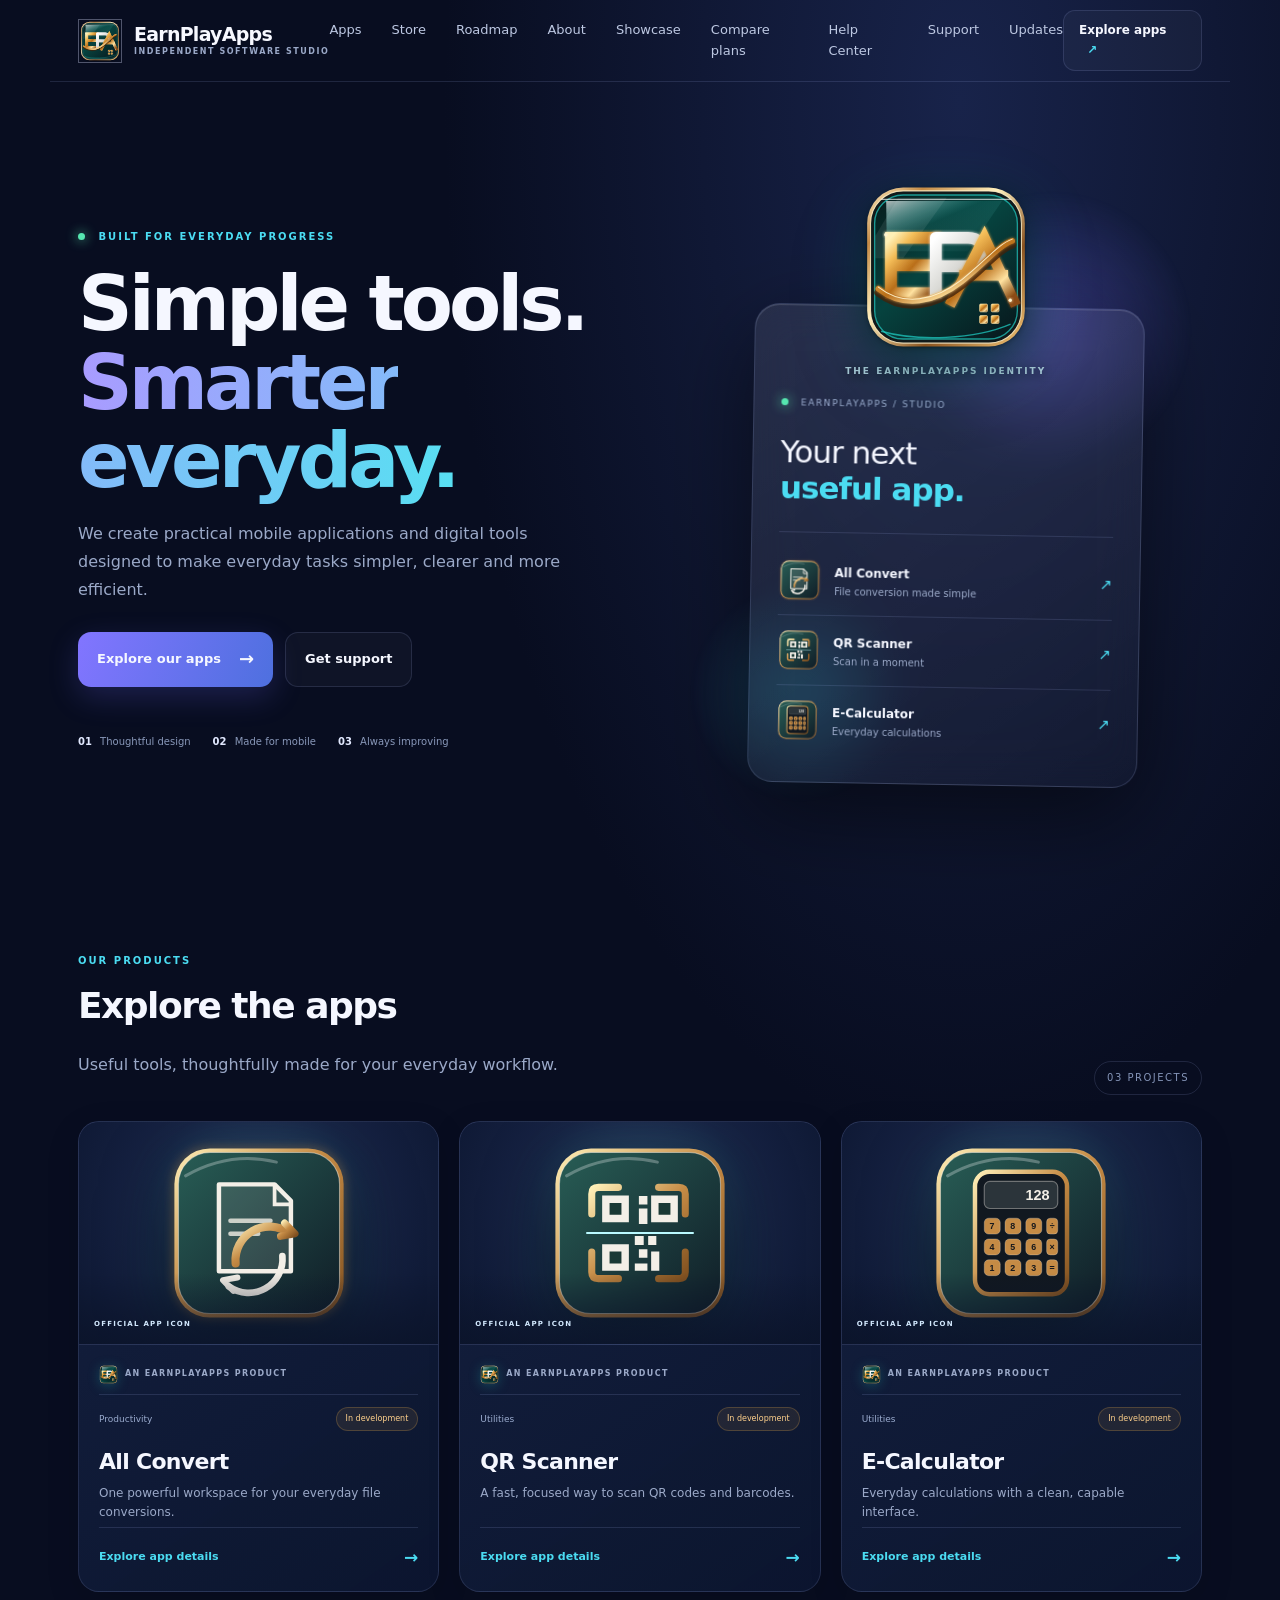
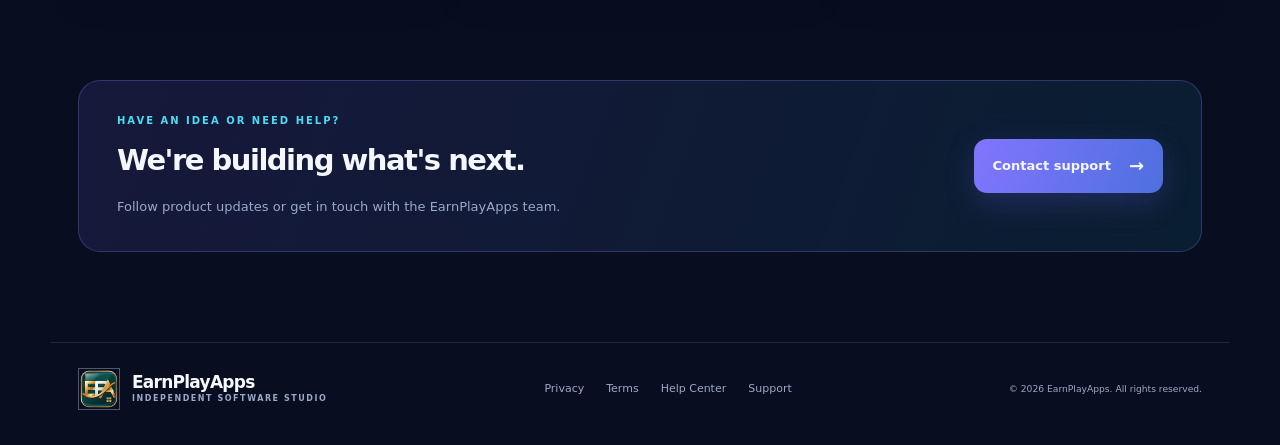
<file: index.html>
<!doctype html>
<html lang="en"><head><meta charset="utf-8"><meta name="viewport" content="width=device-width,initial-scale=1"><meta name="theme-color" content="#080d20"><meta name="description" content="EarnPlayApps is an independent software studio building useful, innovative and user-friendly mobile apps and digital solutions for users worldwide."><title>EarnPlayApps | Official Website</title><link rel="icon" type="image/svg+xml" href="assets/epa-mark.svg"><link rel="apple-touch-icon" href="assets/epa-mark.svg"><link rel="stylesheet" href="assets/style.css"></head>
<body><header class="topbar"><a class="brand" href="index.html"><img class="brand-mark" src="assets/epa-mark.svg" alt="" aria-hidden="true"><span class="brand-name">EarnPlayApps<small>Independent software studio</small></span></a><nav><a href="#apps">Apps</a><a href="store.html">Store</a><a href="roadmap.html">Roadmap</a><a href="about.html">About</a><a href="showcase.html">Showcase</a><a href="compare.html">Compare plans</a><a href="help.html">Help Center</a><a href="support.html">Support</a><a href="updates.html">Updates</a></nav><a class="top-cta" href="#apps">Explore apps <span>↗</span></a></header>
<main><section class="hero"><div class="hero-copy"><div class="eyebrow"><i></i> BUILT FOR EVERYDAY PROGRESS</div><h1>Simple tools.<br><span>Smarter everyday.</span></h1><p>We create practical mobile applications and digital tools designed to make everyday tasks simpler, clearer and more efficient.</p><div class="hero-actions"><a class="button primary" href="#apps">Explore our apps <span>→</span></a><a class="button secondary" href="support.html">Get support</a></div><div class="trust-row"><span><b>01</b> Thoughtful design</span><span><b>02</b> Made for mobile</span><span><b>03</b> Always improving</span></div></div><div class="hero-visual"><div class="orb orb-a"></div><div class="orb orb-b"></div><div class="hero-icon-stage"><img src="assets/epa-mark.svg" alt="EarnPlayApps EPA app icon"><span>THE EARNPLAYAPPS IDENTITY</span></div><div class="glass-panel"><div class="panel-top"><span class="live-dot"></span> EARNPLAYAPPS / STUDIO</div><div class="panel-title">Your next<br><strong>useful app.</strong></div><div class="panel-line"></div><div class="mini-apps"><img class="mini-icon product-mini-icon" src="assets/all-convert-icon.svg" alt="All Convert icon"><div><b>All Convert</b><small>File conversion made simple</small></div><span class="arrow">↗</span></div><div class="mini-apps"><img class="mini-icon product-mini-icon" src="assets/qr-scanner-icon.svg" alt="QR Scanner icon"><div><b>QR Scanner</b><small>Scan in a moment</small></div><span class="arrow">↗</span></div><div class="mini-apps"><img class="mini-icon product-mini-icon" src="assets/e-calculator-icon.svg" alt="E-Calculator icon"><div><b>E-Calculator</b><small>Everyday calculations</small></div><span class="arrow">↗</span></div></div></div></section>
<section class="section" id="apps"><div class="section-heading"><div><div class="eyebrow">OUR PRODUCTS</div><h2>Explore the apps</h2><p>Useful tools, thoughtfully made for your everyday workflow.</p></div><span class="count">03 PROJECTS</span></div><div id="app-grid" class="app-grid"></div></section>
<section class="banner"><div><div class="eyebrow">HAVE AN IDEA OR NEED HELP?</div><h2>We're building what's next.</h2><p>Follow product updates or get in touch with the EarnPlayApps team.</p></div><a class="button primary" href="support.html">Contact support <span>→</span></a></section></main>
<footer><a class="brand" href="index.html"><img class="brand-mark" src="assets/epa-mark.svg" alt="" aria-hidden="true"><span class="brand-name">EarnPlayApps<small>Independent software studio</small></span></a><div class="footer-links"><a href="privacy.html">Privacy</a><a href="terms.html">Terms</a><a href="help.html">Help Center</a><a href="support.html">Support</a></div><small>© <span id="year"></span> EarnPlayApps. All rights reserved.</small></footer><script src="assets/site.js"></script></body></html>
</file>
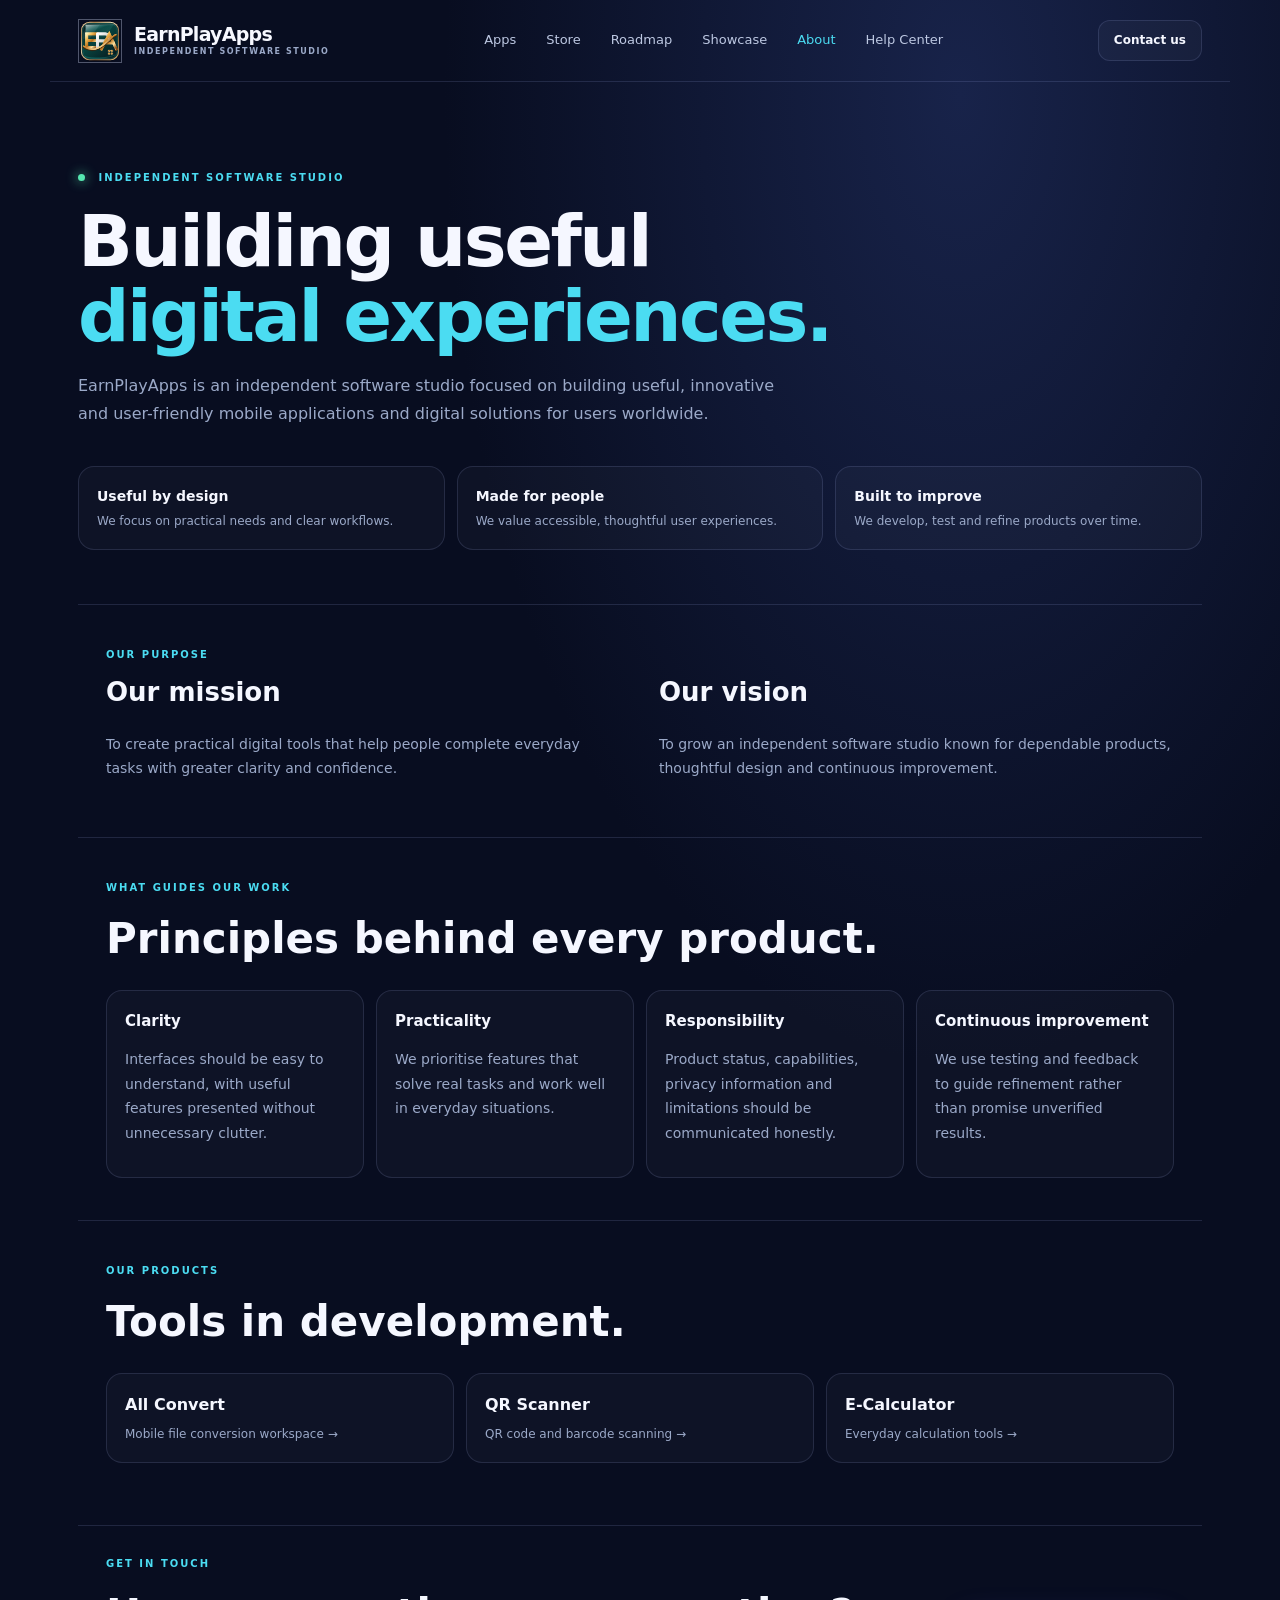
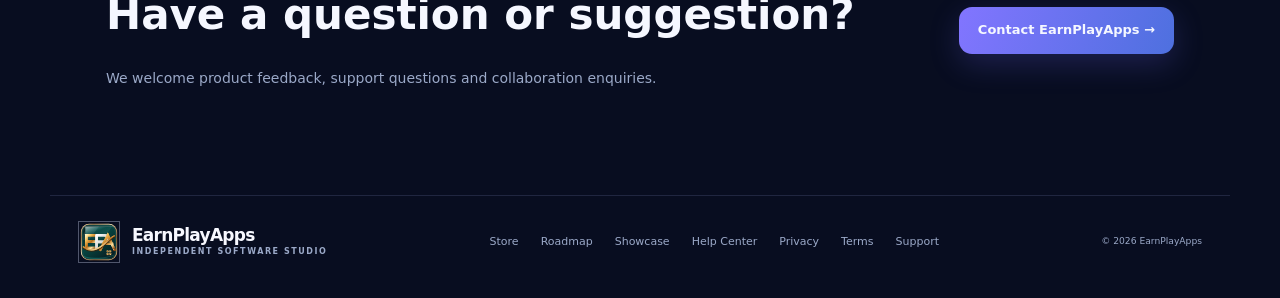
<file: about.html>
<!doctype html>
<html lang="en"><head><meta charset="utf-8"><meta name="viewport" content="width=device-width,initial-scale=1"><meta name="theme-color" content="#080d20"><meta name="description" content="Learn about EarnPlayApps, an independent software studio building useful digital experiences."><title>EarnPlayApps | About the Studio</title><link rel="icon" type="image/svg+xml" href="assets/epa-mark.svg"><link rel="apple-touch-icon" href="assets/epa-mark.svg"><link rel="stylesheet" href="assets/style.css"></head>
<body><header class="topbar"><a class="brand" href="index.html"><img class="brand-mark" src="assets/epa-mark.svg" alt="" aria-hidden="true"><span class="brand-name">EarnPlayApps<small>Independent software studio</small></span></a><nav><a href="index.html#apps">Apps</a><a href="store.html">Store</a><a href="roadmap.html">Roadmap</a><a href="showcase.html">Showcase</a><a href="about.html" aria-current="page">About</a><a href="help.html">Help Center</a></nav><a class="top-cta" href="support.html">Contact us</a></header>
<main><section class="about-hero"><div class="eyebrow"><i></i> INDEPENDENT SOFTWARE STUDIO</div><h1>Building useful<br><span>digital experiences.</span></h1><p>EarnPlayApps is an independent software studio focused on building useful, innovative and user-friendly mobile applications and digital solutions for users worldwide.</p><div class="about-pillars"><div><b>Useful by design</b><small>We focus on practical needs and clear workflows.</small></div><div><b>Made for people</b><small>We value accessible, thoughtful user experiences.</small></div><div><b>Built to improve</b><small>We develop, test and refine products over time.</small></div></div></section>
<section class="about-section"><div class="eyebrow">OUR PURPOSE</div><div class="about-two-col"><div><h2>Our mission</h2><p>To create practical digital tools that help people complete everyday tasks with greater clarity and confidence.</p></div><div><h2>Our vision</h2><p>To grow an independent software studio known for dependable products, thoughtful design and continuous improvement.</p></div></div></section>
<section class="about-section about-values"><div class="eyebrow">WHAT GUIDES OUR WORK</div><h2>Principles behind every product.</h2><div class="about-value-grid"><article><b>Clarity</b><p>Interfaces should be easy to understand, with useful features presented without unnecessary clutter.</p></article><article><b>Practicality</b><p>We prioritise features that solve real tasks and work well in everyday situations.</p></article><article><b>Responsibility</b><p>Product status, capabilities, privacy information and limitations should be communicated honestly.</p></article><article><b>Continuous improvement</b><p>We use testing and feedback to guide refinement rather than promise unverified results.</p></article></div></section>
<section class="about-section"><div class="eyebrow">OUR PRODUCTS</div><h2>Tools in development.</h2><div class="about-products"><a href="app.html?id=all-convert"><b>All Convert</b><span>Mobile file conversion workspace →</span></a><a href="app.html?id=qr-scanner"><b>QR Scanner</b><span>QR code and barcode scanning →</span></a><a href="app.html?id=e-calculator"><b>E-Calculator</b><span>Everyday calculation tools →</span></a></div></section>
<section class="about-contact"><div><div class="eyebrow">GET IN TOUCH</div><h2>Have a question or suggestion?</h2><p>We welcome product feedback, support questions and collaboration enquiries.</p></div><a class="button primary" href="mailto:earnplayapps@gmail.com">Contact EarnPlayApps →</a></section></main>
<footer><a class="brand" href="index.html"><img class="brand-mark" src="assets/epa-mark.svg" alt="" aria-hidden="true"><span class="brand-name">EarnPlayApps<small>Independent software studio</small></span></a><div class="footer-links"><a href="store.html">Store</a><a href="roadmap.html">Roadmap</a><a href="showcase.html">Showcase</a><a href="help.html">Help Center</a><a href="privacy.html">Privacy</a><a href="terms.html">Terms</a><a href="support.html">Support</a></div><small>© <span id="year"></span> EarnPlayApps</small></footer><script>document.getElementById('year').textContent=new Date().getFullYear();</script></body></html>
</file>
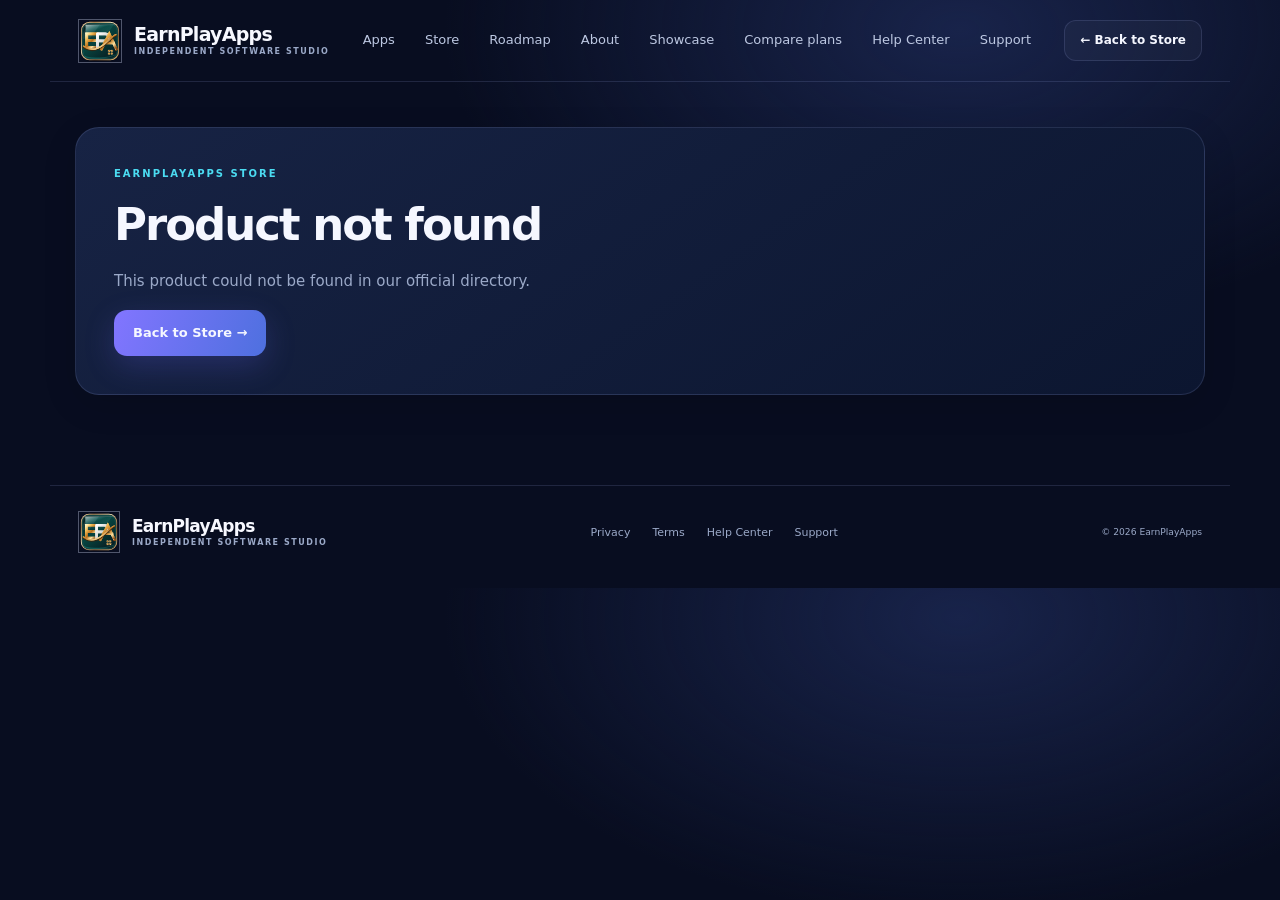
<file: app.html>
<!doctype html><html lang="en"><head><meta charset="utf-8"><meta name="viewport" content="width=device-width,initial-scale=1"><meta name="theme-color" content="#080d20"><meta name="description" content="Explore EarnPlayApps product details, features, availability and planned access options for mobile applications."><meta name="robots" content="index,follow"><title>EarnPlayApps | App Details</title><link rel="icon" type="image/svg+xml" href="assets/epa-mark.svg"><link rel="apple-touch-icon" href="assets/epa-mark.svg"><link rel="stylesheet" href="assets/style.css"></head><body><header class="topbar"><a class="brand" href="index.html"><img class="brand-mark" src="assets/epa-mark.svg" alt="" aria-hidden="true"><span class="brand-name">EarnPlayApps<small>Independent software studio</small></span></a><nav><a href="index.html#apps">Apps</a><a href="store.html">Store</a><a href="roadmap.html">Roadmap</a><a href="about.html">About</a><a href="showcase.html">Showcase</a><a href="compare.html">Compare plans</a><a href="help.html">Help Center</a><a href="support.html">Support</a></nav><a class="top-cta" href="store.html">← Back to Store</a></header><main class="detail-wrap" id="app-detail"><p>Loading app details…</p></main><footer><a class="brand" href="index.html"><img class="brand-mark" src="assets/epa-mark.svg" alt="" aria-hidden="true"><span class="brand-name">EarnPlayApps<small>Independent software studio</small></span></a><div class="footer-links"><a href="privacy.html">Privacy</a><a href="terms.html">Terms</a><a href="help.html">Help Center</a><a href="support.html">Support</a></div><small>© <span id="year"></span> EarnPlayApps</small></footer><script src="assets/site.js"></script></body></html>
</file>
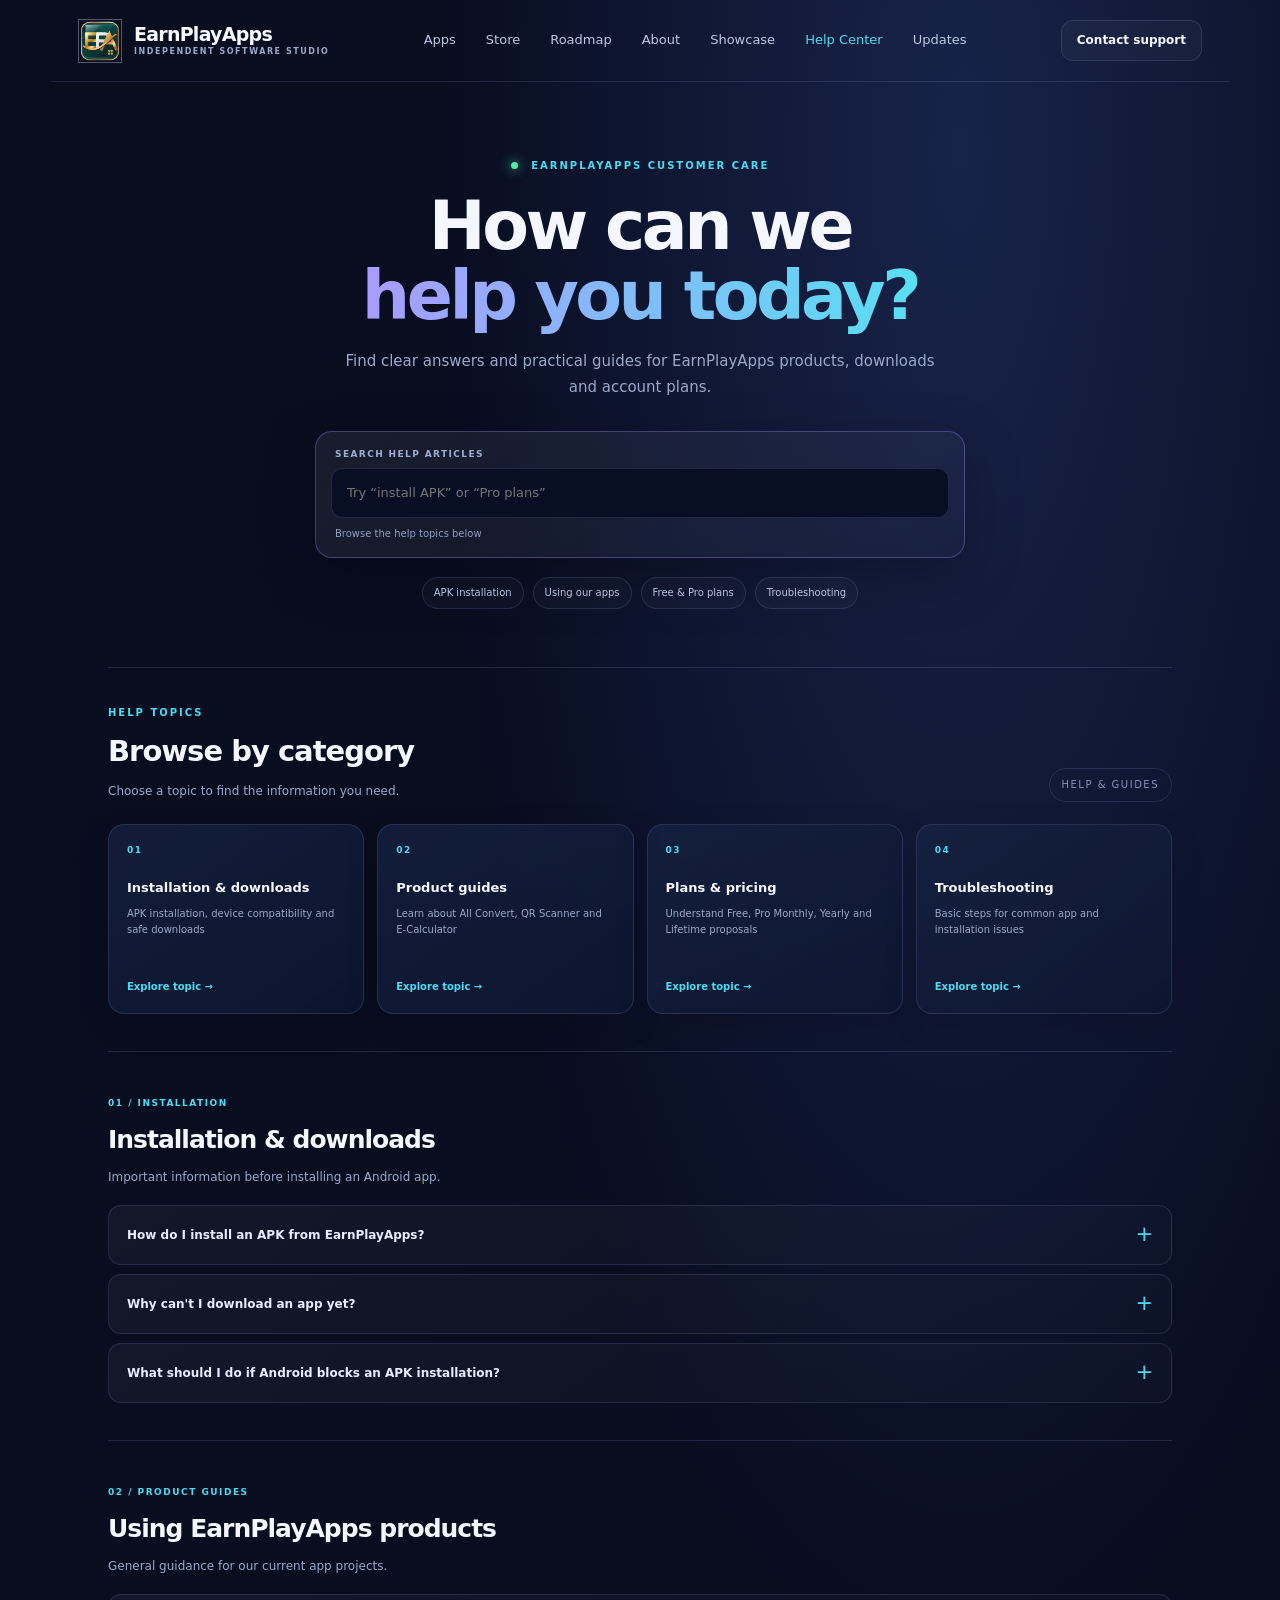
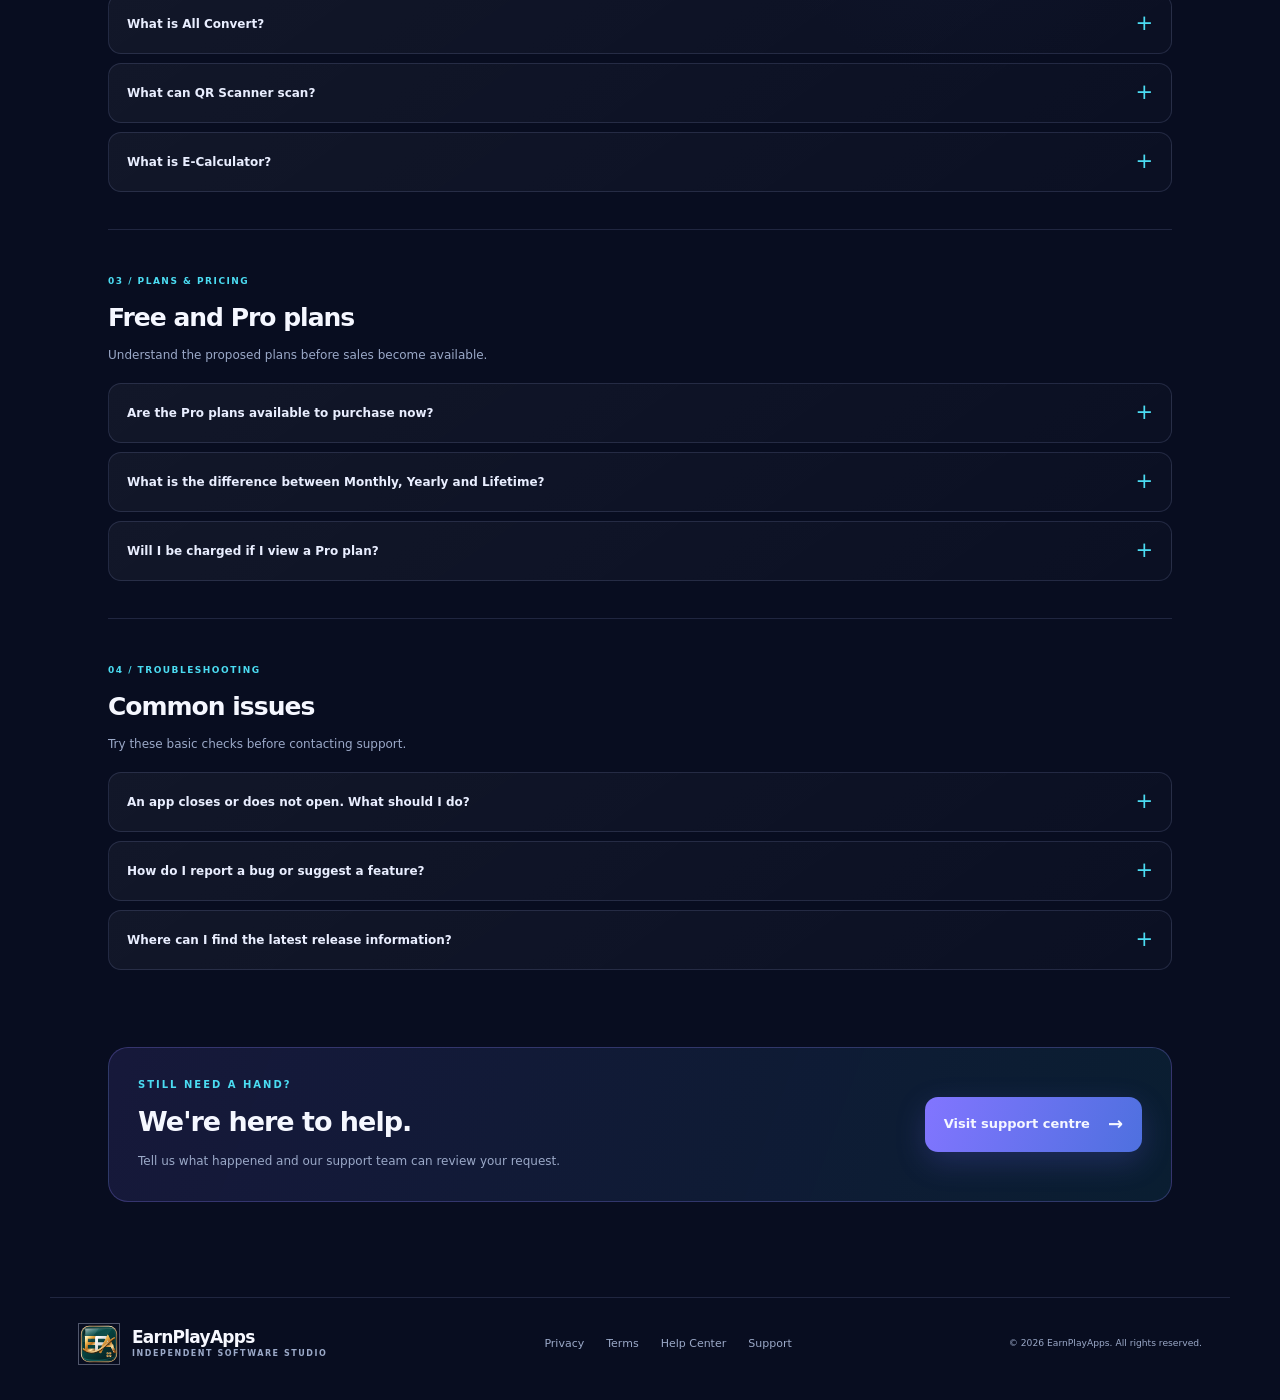
<file: help.html>
<!doctype html>
<html lang="en">
<head>
<meta charset="utf-8">
<meta name="viewport" content="width=device-width,initial-scale=1">
<meta name="theme-color" content="#080d20">
<meta name="description" content="Find answers, setup guides and product help for EarnPlayApps apps.">
<title>EarnPlayApps | Help Center</title>
<link rel="icon" type="image/svg+xml" href="assets/epa-mark.svg"><link rel="apple-touch-icon" href="assets/epa-mark.svg"><link rel="stylesheet" href="assets/style.css">
</head>
<body>
<header class="topbar">
<a class="brand" href="index.html"><img class="brand-mark" src="assets/epa-mark.svg" alt="" aria-hidden="true"><span class="brand-name">EarnPlayApps<small>Independent software studio</small></span></a>
<nav><a href="index.html#apps">Apps</a><a href="store.html">Store</a><a href="roadmap.html">Roadmap</a><a href="about.html">About</a><a href="showcase.html">Showcase</a><a href="help.html" aria-current="page">Help Center</a><a href="updates.html">Updates</a></nav>
<a class="top-cta" href="support.html">Contact support</a>
</header>
<main class="help-page">
<section class="help-hero">
<div class="eyebrow"><i></i> EARNPLAYAPPS CUSTOMER CARE</div>
<h1>How can we<br><span>help you today?</span></h1>
<p>Find clear answers and practical guides for EarnPlayApps products, downloads and account plans.</p>
<div class="help-search-wrap"><label for="help-search">SEARCH HELP ARTICLES</label><input id="help-search" type="search" placeholder="Try “install APK” or “Pro plans”" autocomplete="off"><span id="help-search-count" aria-live="polite">Browse the help topics below</span></div>
<div class="help-quick-links"><a href="#installation">APK installation</a><a href="#products">Using our apps</a><a href="#plans">Free & Pro plans</a><a href="#troubleshooting">Troubleshooting</a></div>
</section>
<section class="help-topic-section">
<div class="help-section-heading"><div><div class="eyebrow">HELP TOPICS</div><h2>Browse by category</h2><p>Choose a topic to find the information you need.</p></div><span class="count">HELP & GUIDES</span></div>
<div class="help-topic-grid">
<a class="help-topic-card" href="#installation"><span class="help-topic-icon">01</span><b>Installation & downloads</b><small>APK installation, device compatibility and safe downloads</small><span class="help-topic-arrow">Explore topic →</span></a>
<a class="help-topic-card" href="#products"><span class="help-topic-icon">02</span><b>Product guides</b><small>Learn about All Convert, QR Scanner and E-Calculator</small><span class="help-topic-arrow">Explore topic →</span></a>
<a class="help-topic-card" href="#plans"><span class="help-topic-icon">03</span><b>Plans & pricing</b><small>Understand Free, Pro Monthly, Yearly and Lifetime proposals</small><span class="help-topic-arrow">Explore topic →</span></a>
<a class="help-topic-card" href="#troubleshooting"><span class="help-topic-icon">04</span><b>Troubleshooting</b><small>Basic steps for common app and installation issues</small><span class="help-topic-arrow">Explore topic →</span></a>
</div>
</section>
<section class="help-faq-section" id="installation">
<div class="help-category-heading"><span>01 / INSTALLATION</span><h2>Installation & downloads</h2><p>Important information before installing an Android app.</p></div>
<div class="help-faq-list">
<details class="help-faq" data-searchable><summary>How do I install an APK from EarnPlayApps?</summary><p>When an app is officially released, open its product page and use the verified download link. After downloading, open the APK file and follow Android's installation prompts. Android may ask you to allow installation from the browser or file manager you used. Only install APK files obtained from the official EarnPlayApps website.</p></details>
<details class="help-faq" data-searchable><summary>Why can't I download an app yet?</summary><p>Our current applications are still in development. Download links will be enabled only after the app has completed testing and an official release is ready. We do not provide unofficial or unverified APK downloads.</p></details>
<details class="help-faq" data-searchable><summary>What should I do if Android blocks an APK installation?</summary><p>Check that your device supports the app and that the APK came from our official website. Review Android's installation permission for the app you used to open the file. Do not bypass a security warning if the file source or integrity is uncertain.</p></details>
</div>
</section>
<section class="help-faq-section" id="products">
<div class="help-category-heading"><span>02 / PRODUCT GUIDES</span><h2>Using EarnPlayApps products</h2><p>General guidance for our current app projects.</p></div>
<div class="help-faq-list">
<details class="help-faq" data-searchable><summary>What is All Convert?</summary><p>All Convert is being developed as a mobile file-conversion workspace. The planned experience includes selecting a file, choosing an output format, reviewing the result and saving or sharing it. Supported formats and final features will be confirmed in the official release notes.</p></details>
<details class="help-faq" data-searchable><summary>What can QR Scanner scan?</summary><p>QR Scanner is being developed for QR codes and barcodes. Planned features include scanning with the camera, selecting an image from the gallery and reviewing scan results. Final supported barcode formats will be listed when the app is released.</p></details>
<details class="help-faq" data-searchable><summary>What is E-Calculator?</summary><p>E-Calculator is an everyday calculator project with a clear mobile keypad and a small collection of practical calculation tools. Its final tool list will be published with the official release.</p></details>
</div>
</section>
<section class="help-faq-section" id="plans">
<div class="help-category-heading"><span>03 / PLANS & PRICING</span><h2>Free and Pro plans</h2><p>Understand the proposed plans before sales become available.</p></div>
<div class="help-faq-list">
<details class="help-faq" data-searchable><summary>Are the Pro plans available to purchase now?</summary><p>No. Any prices currently displayed are proposed launch prices for planning purposes only. Checkout is not active and this website does not collect payments for these plans.</p></details>
<details class="help-faq" data-searchable><summary>What is the difference between Monthly, Yearly and Lifetime?</summary><p>These are proposed access options. The exact features, renewal terms, duration, device limits and Lifetime access conditions will be clearly published before any plan is offered for sale.</p></details>
<details class="help-faq" data-searchable><summary>Will I be charged if I view a Pro plan?</summary><p>No. Viewing a plan does not create a purchase or subscription. No payment is taken through the website at this time.</p></details>
</div>
</section>
<section class="help-faq-section" id="troubleshooting">
<div class="help-category-heading"><span>04 / TROUBLESHOOTING</span><h2>Common issues</h2><p>Try these basic checks before contacting support.</p></div>
<div class="help-faq-list">
<details class="help-faq" data-searchable><summary>An app closes or does not open. What should I do?</summary><p>Restart your device, check for available app updates and make sure your Android version is supported. If the issue continues, contact support with the app name, version, device model and the steps that caused the problem.</p></details>
<details class="help-faq" data-searchable><summary>How do I report a bug or suggest a feature?</summary><p>Email earnplayapps@gmail.com with the product name, app version, device model and a clear description. For a feature suggestion, explain what you would like the app to do and how it would help.</p></details>
<details class="help-faq" data-searchable><summary>Where can I find the latest release information?</summary><p>Visit our Updates page for official announcements, version details and release notes. We will publish information there when verified updates are available.</p></details>
</div>
</section>
<section class="help-contact">
<div><div class="eyebrow">STILL NEED A HAND?</div><h2>We're here to help.</h2><p>Tell us what happened and our support team can review your request.</p></div>
<a class="button primary" href="support.html">Visit support centre <span>→</span></a>
</section>
</main>
<footer><a class="brand" href="index.html"><img class="brand-mark" src="assets/epa-mark.svg" alt="" aria-hidden="true"><span class="brand-name">EarnPlayApps<small>Independent software studio</small></span></a><div class="footer-links"><a href="privacy.html">Privacy</a><a href="terms.html">Terms</a><a href="help.html">Help Center</a><a href="support.html">Support</a></div><small>© <span id="year"></span> EarnPlayApps. All rights reserved.</small></footer>
<script src="assets/site.js"></script>
<script>
(() => {
 const input=document.getElementById("help-search");
 const items=[...document.querySelectorAll(".help-faq[data-searchable]")];
 const count=document.getElementById("help-search-count");
 input.addEventListener("input",()=>{
  const term=input.value.trim().toLowerCase();
  let visible=0;
  items.forEach(item=>{
   const match=!term||item.textContent.toLowerCase().includes(term);
   item.hidden=!match;
   if(match) visible++;
  });
  document.querySelectorAll(".help-faq-section").forEach(section=>{
   section.hidden=!section.querySelector(".help-faq:not([hidden])");
  });
  count.textContent=term?visible+" matching answer"+(visible===1?"":"s"):"Browse the help topics below";
 });
})();
</script>
</body>
</html>
</file>
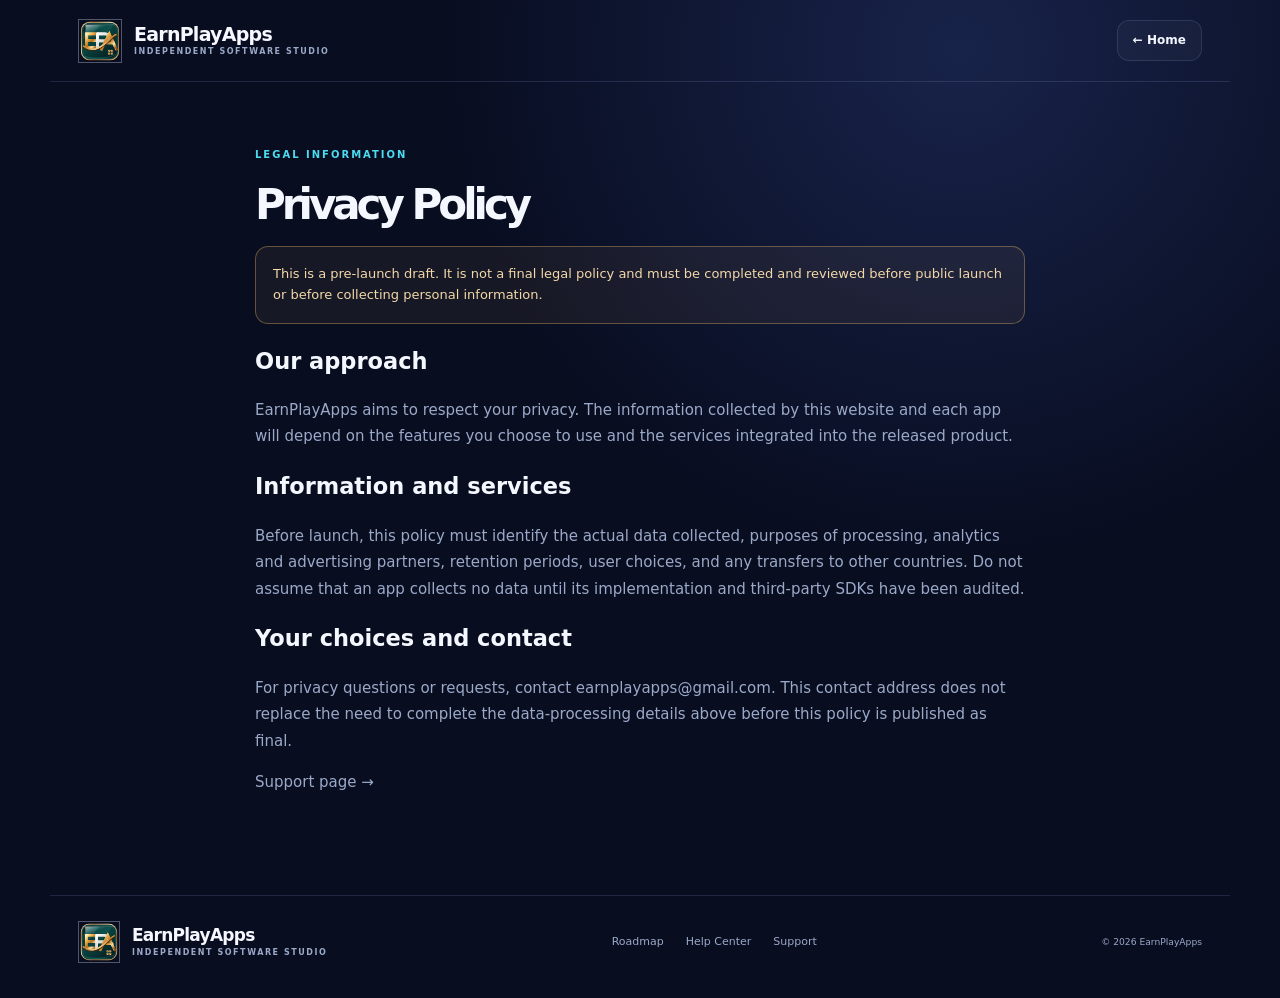
<file: privacy.html>
<!doctype html><html lang="en"><head><meta charset="utf-8"><meta name="viewport" content="width=device-width,initial-scale=1"><meta name="theme-color" content="#080d20"><title>EarnPlayApps | Privacy Policy</title><link rel="icon" type="image/svg+xml" href="assets/epa-mark.svg"><link rel="apple-touch-icon" href="assets/epa-mark.svg"><link rel="stylesheet" href="assets/style.css"></head><body><header class="topbar"><a class="brand" href="index.html"><img class="brand-mark" src="assets/epa-mark.svg" alt="" aria-hidden="true"><span class="brand-name">EarnPlayApps<small>Independent software studio</small></span></a><a class="top-cta" href="index.html">← Home</a></header><main class="plain-page"><div class="eyebrow">LEGAL INFORMATION</div><h1>Privacy Policy</h1><div class="notice">This is a pre-launch draft. It is not a final legal policy and must be completed and reviewed before public launch or before collecting personal information.</div><h2>Our approach</h2><p>EarnPlayApps aims to respect your privacy. The information collected by this website and each app will depend on the features you choose to use and the services integrated into the released product.</p><h2>Information and services</h2><p>Before launch, this policy must identify the actual data collected, purposes of processing, analytics and advertising partners, retention periods, user choices, and any transfers to other countries. Do not assume that an app collects no data until its implementation and third-party SDKs have been audited.</p><h2>Your choices and contact</h2><p>For privacy questions or requests, contact <a href="mailto:earnplayapps@gmail.com">earnplayapps@gmail.com</a>. This contact address does not replace the need to complete the data-processing details above before this policy is published as final.</p><p><a href="support.html">Support page →</a></p></main><footer><a class="brand" href="index.html"><img class="brand-mark" src="assets/epa-mark.svg" alt="" aria-hidden="true"><span class="brand-name">EarnPlayApps<small>Independent software studio</small></span></a><div class="footer-links"><a href="roadmap.html">Roadmap</a><a href="help.html">Help Center</a><a href="support.html">Support</a></div><small>© <span id="year"></span> EarnPlayApps</small></footer><script src="assets/site.js"></script></body></html>
</file>
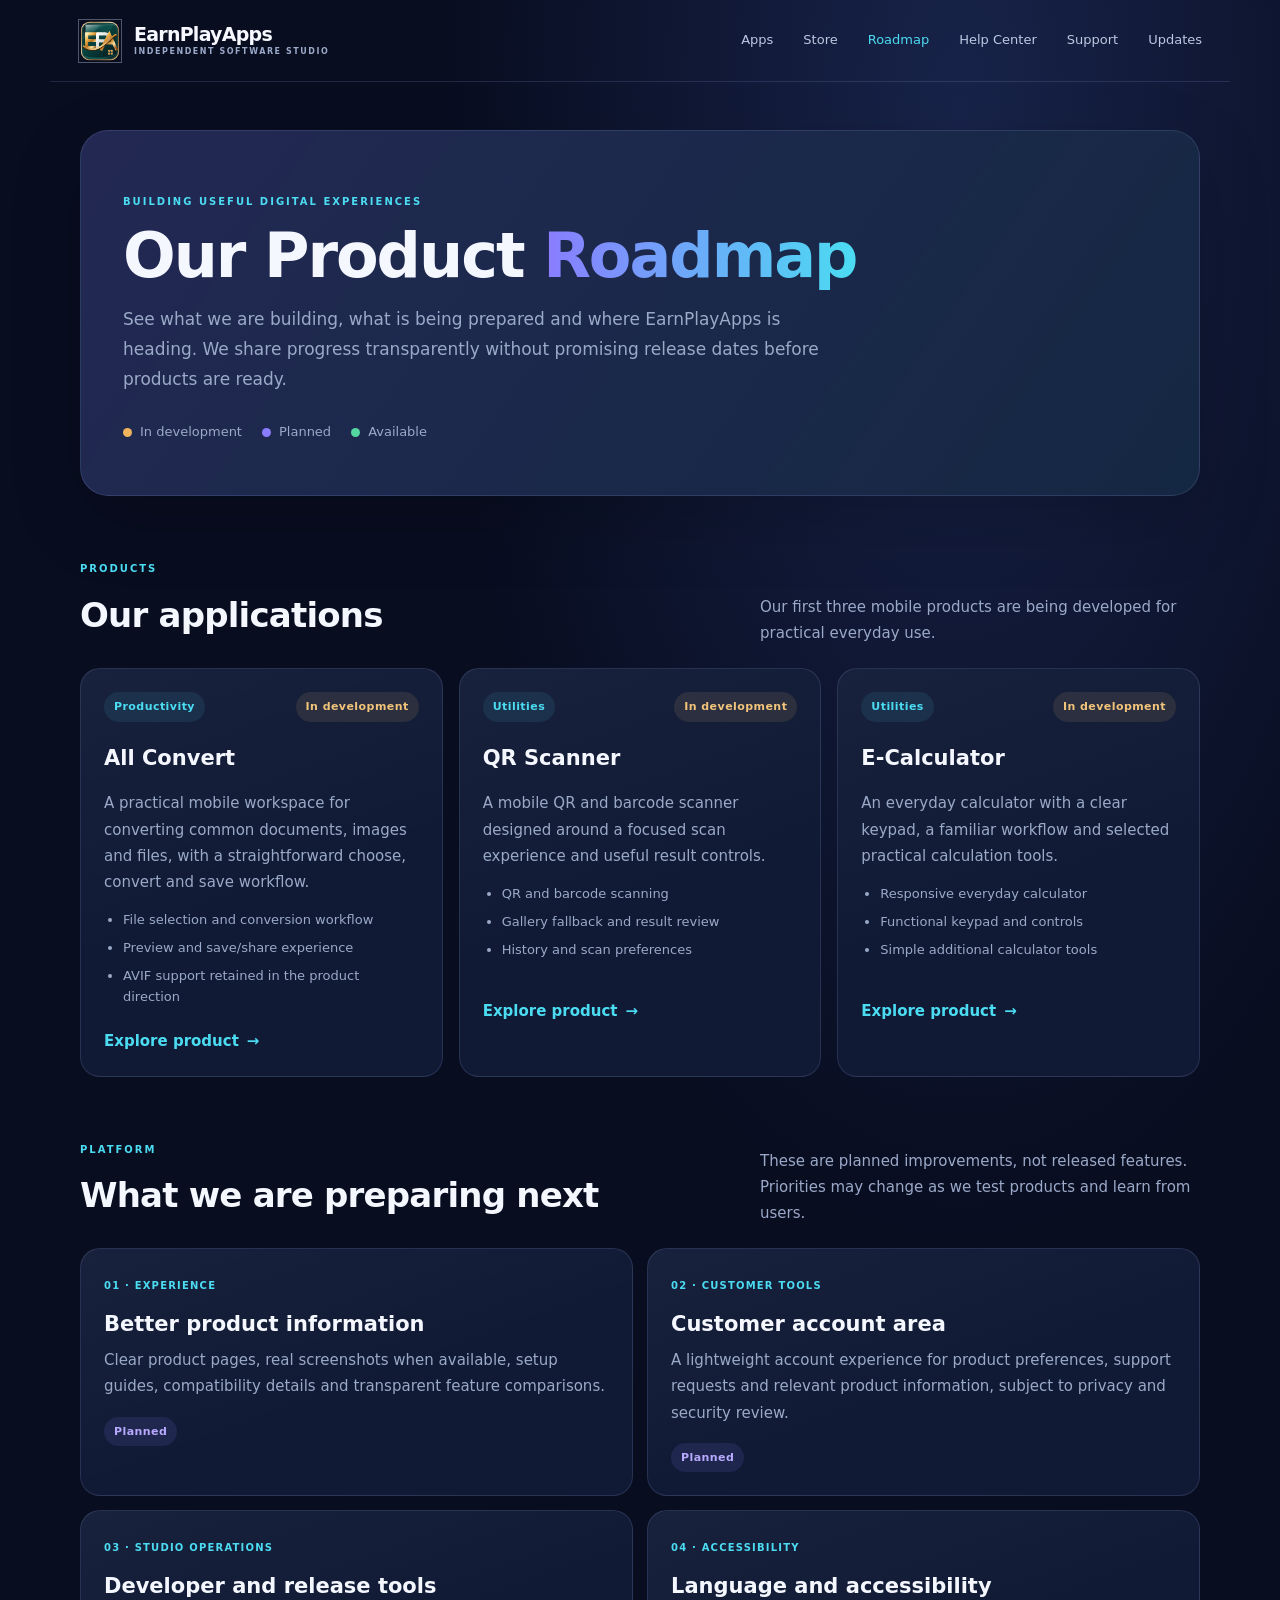
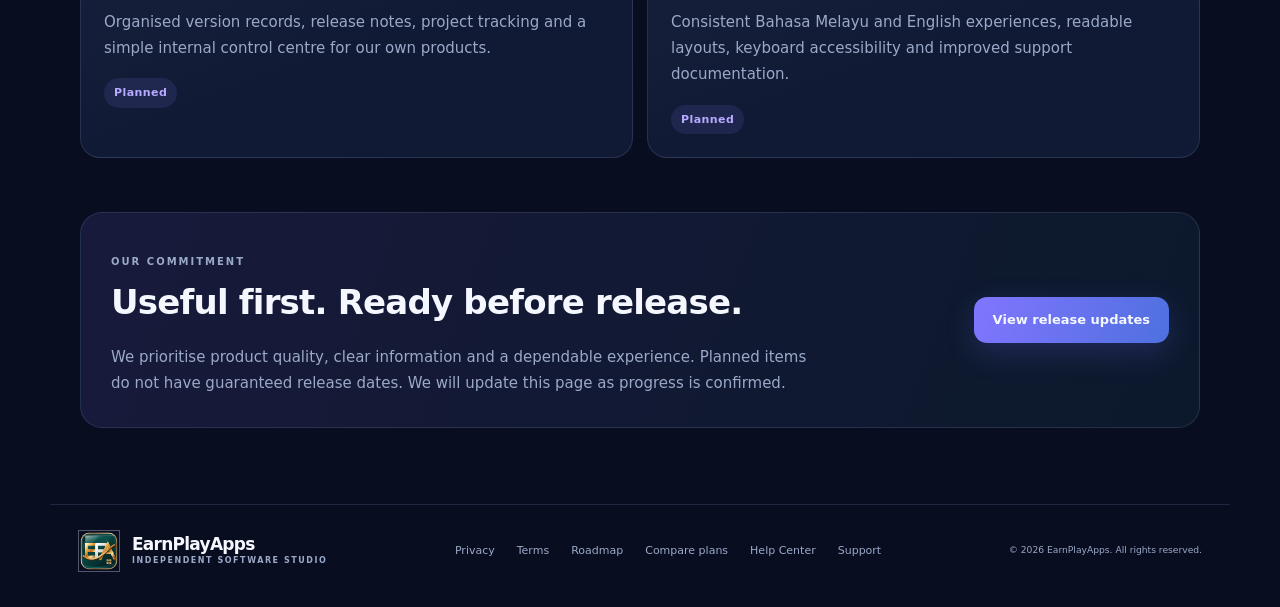
<file: roadmap.html>
<!doctype html>
<html lang="en">
<head>
<meta charset="utf-8">
<meta name="viewport" content="width=device-width,initial-scale=1">
<meta name="theme-color" content="#080d20">
<meta name="description" content="Explore the EarnPlayApps product and platform roadmap. See what is in development and what is planned next.">
<title>EarnPlayApps | Product Roadmap</title>
<link rel="icon" type="image/svg+xml" href="assets/epa-mark.svg"><link rel="apple-touch-icon" href="assets/epa-mark.svg"><link rel="stylesheet" href="assets/style.css">
</head>
<body>
<header class="topbar">
<a class="brand" href="index.html"><img class="brand-mark" src="assets/epa-mark.svg" alt="" aria-hidden="true"><span class="brand-name">EarnPlayApps<small>Independent software studio</small></span></a>
<nav><a href="index.html#apps">Apps</a><a href="store.html">Store</a><a href="roadmap.html" aria-current="page">Roadmap</a><a href="help.html">Help Center</a><a href="support.html">Support</a><a href="updates.html">Updates</a></nav>
</header>
<main class="roadmap-page">
<section class="roadmap-hero">
<p class="eyebrow">BUILDING USEFUL DIGITAL EXPERIENCES</p>
<h1>Our Product <span>Roadmap</span></h1>
<p>See what we are building, what is being prepared and where EarnPlayApps is heading. We share progress transparently without promising release dates before products are ready.</p>
<div class="roadmap-legend"><span><i class="roadmap-dot is-active"></i> In development</span><span><i class="roadmap-dot is-planned"></i> Planned</span><span><i class="roadmap-dot is-live"></i> Available</span></div>
</section>
<section class="roadmap-section">
<div class="roadmap-section-heading"><div><p class="eyebrow">PRODUCTS</p><h2>Our applications</h2></div><p>Our first three mobile products are being developed for practical everyday use.</p></div>
<div class="roadmap-grid">
<article class="roadmap-card"><div class="roadmap-card-top"><span class="roadmap-tag">Productivity</span><span class="roadmap-status status-progress">In development</span></div><h3>All Convert</h3><p>A practical mobile workspace for converting common documents, images and files, with a straightforward choose, convert and save workflow.</p><ul><li>File selection and conversion workflow</li><li>Preview and save/share experience</li><li>AVIF support retained in the product direction</li></ul><a href="app.html?id=all-convert">Explore product <span aria-hidden="true">→</span></a></article>
<article class="roadmap-card"><div class="roadmap-card-top"><span class="roadmap-tag">Utilities</span><span class="roadmap-status status-progress">In development</span></div><h3>QR Scanner</h3><p>A mobile QR and barcode scanner designed around a focused scan experience and useful result controls.</p><ul><li>QR and barcode scanning</li><li>Gallery fallback and result review</li><li>History and scan preferences</li></ul><a href="app.html?id=qr-scanner">Explore product <span aria-hidden="true">→</span></a></article>
<article class="roadmap-card"><div class="roadmap-card-top"><span class="roadmap-tag">Utilities</span><span class="roadmap-status status-progress">In development</span></div><h3>E-Calculator</h3><p>An everyday calculator with a clear keypad, a familiar workflow and selected practical calculation tools.</p><ul><li>Responsive everyday calculator</li><li>Functional keypad and controls</li><li>Simple additional calculator tools</li></ul><a href="app.html?id=e-calculator">Explore product <span aria-hidden="true">→</span></a></article>
</div>
</section>
<section class="roadmap-section">
<div class="roadmap-section-heading"><div><p class="eyebrow">PLATFORM</p><h2>What we are preparing next</h2></div><p>These are planned improvements, not released features. Priorities may change as we test products and learn from users.</p></div>
<div class="roadmap-lanes">
<article class="roadmap-lane"><span class="roadmap-phase">01 · EXPERIENCE</span><h3>Better product information</h3><p>Clear product pages, real screenshots when available, setup guides, compatibility details and transparent feature comparisons.</p><span class="roadmap-status status-planned">Planned</span></article>
<article class="roadmap-lane"><span class="roadmap-phase">02 · CUSTOMER TOOLS</span><h3>Customer account area</h3><p>A lightweight account experience for product preferences, support requests and relevant product information, subject to privacy and security review.</p><span class="roadmap-status status-planned">Planned</span></article>
<article class="roadmap-lane"><span class="roadmap-phase">03 · STUDIO OPERATIONS</span><h3>Developer and release tools</h3><p>Organised version records, release notes, project tracking and a simple internal control centre for our own products.</p><span class="roadmap-status status-planned">Planned</span></article>
<article class="roadmap-lane"><span class="roadmap-phase">04 · ACCESSIBILITY</span><h3>Language and accessibility</h3><p>Consistent Bahasa Melayu and English experiences, readable layouts, keyboard accessibility and improved support documentation.</p><span class="roadmap-status status-planned">Planned</span></article>
</div>
</section>
<section class="roadmap-note"><div><p class="eyebrow">OUR COMMITMENT</p><h2>Useful first. Ready before release.</h2><p>We prioritise product quality, clear information and a dependable experience. Planned items do not have guaranteed release dates. We will update this page as progress is confirmed.</p></div><a class="button primary" href="updates.html">View release updates</a></section>
</main>
<footer><a class="brand" href="index.html"><img class="brand-mark" src="assets/epa-mark.svg" alt="" aria-hidden="true"><span class="brand-name">EarnPlayApps<small>Independent software studio</small></span></a><div class="footer-links"><a href="privacy.html">Privacy</a><a href="terms.html">Terms</a><a href="roadmap.html">Roadmap</a><a href="compare.html">Compare plans</a><a href="help.html">Help Center</a><a href="support.html">Support</a></div><small>© <span id="year"></span> EarnPlayApps. All rights reserved.</small></footer>
<script src="assets/site.js"></script>
</body>
</html>
</file>
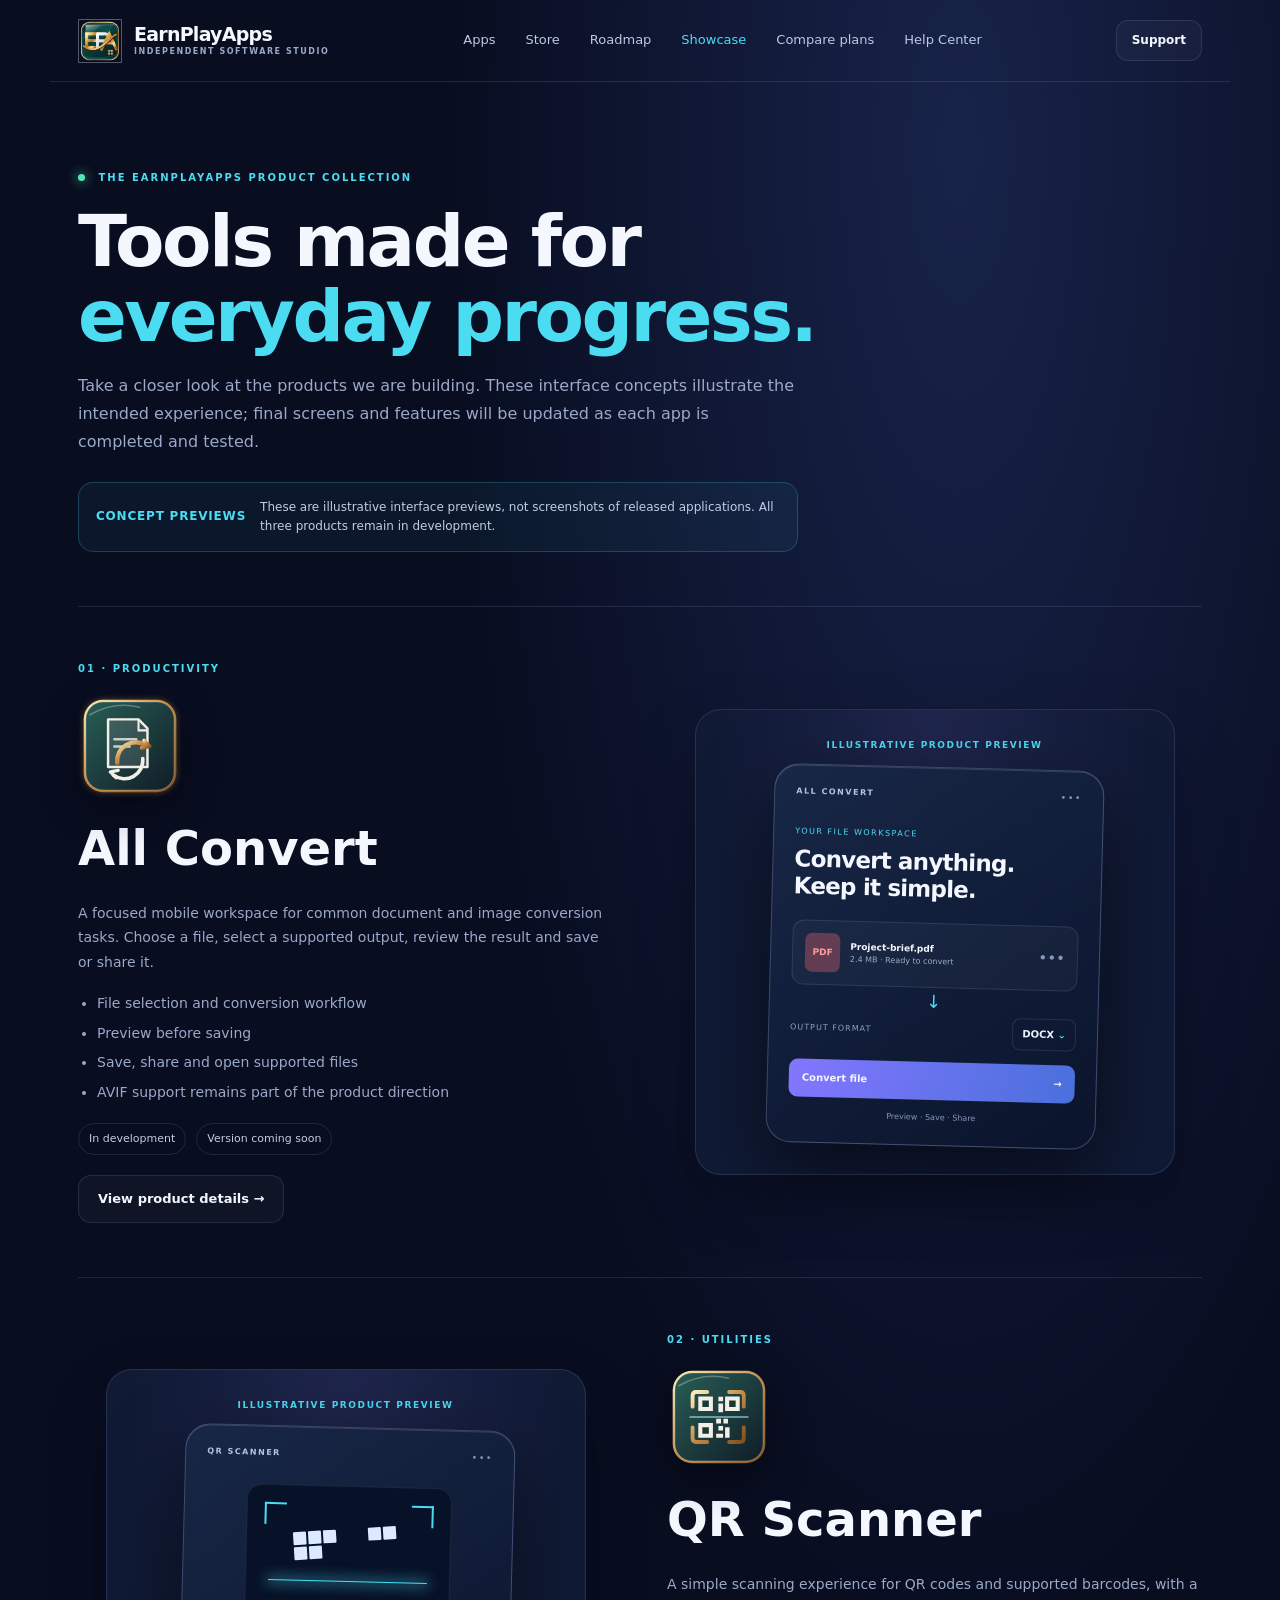
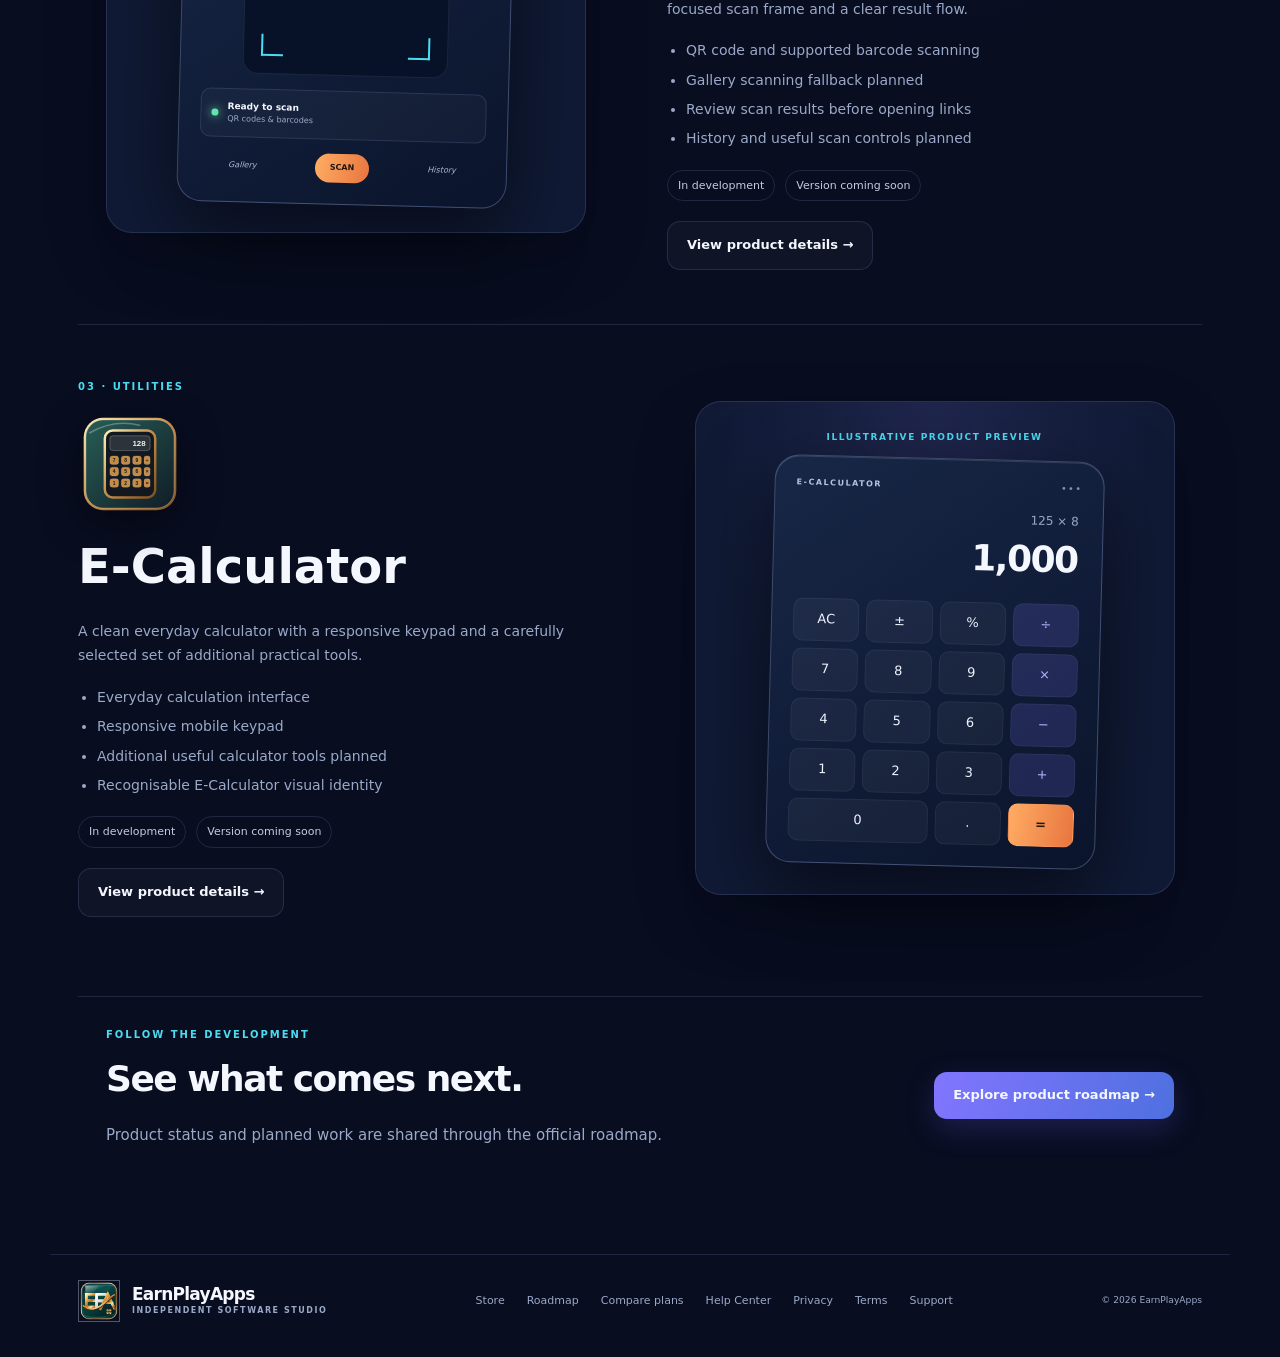
<file: showcase.html>
<!doctype html>
<html lang="en"><head><meta charset="utf-8"><meta name="viewport" content="width=device-width,initial-scale=1"><meta name="theme-color" content="#080d20"><meta name="description" content="Explore the planned product experiences from EarnPlayApps."><title>EarnPlayApps | Product Showcase</title><link rel="icon" type="image/svg+xml" href="assets/epa-mark.svg"><link rel="apple-touch-icon" href="assets/epa-mark.svg"><link rel="stylesheet" href="assets/style.css"></head>
<body><header class="topbar"><a class="brand" href="index.html"><img class="brand-mark" src="assets/epa-mark.svg" alt="" aria-hidden="true"><span class="brand-name">EarnPlayApps<small>Independent software studio</small></span></a><nav><a href="index.html#apps">Apps</a><a href="store.html">Store</a><a href="roadmap.html">Roadmap</a><a href="showcase.html" aria-current="page">Showcase</a><a href="compare.html">Compare plans</a><a href="help.html">Help Center</a></nav><a class="top-cta" href="support.html">Support</a></header>
<main><section class="showcase-hero"><div class="eyebrow"><i></i> THE EARNPLAYAPPS PRODUCT COLLECTION</div><h1>Tools made for<br><span>everyday progress.</span></h1><p>Take a closer look at the products we are building. These interface concepts illustrate the intended experience; final screens and features will be updated as each app is completed and tested.</p><div class="showcase-disclaimer"><b>Concept previews</b><span>These are illustrative interface previews, not screenshots of released applications. All three products remain in development.</span></div></section>
<section class="showcase-list">
<article class="showcase-product"><div class="showcase-product-copy"><div class="eyebrow">01 · PRODUCTIVITY</div><img class="showcase-official-icon" src="assets/all-convert-icon.svg" alt="All Convert official app icon"><h2>All Convert</h2><p>A focused mobile workspace for common document and image conversion tasks. Choose a file, select a supported output, review the result and save or share it.</p><ul><li>File selection and conversion workflow</li><li>Preview before saving</li><li>Save, share and open supported files</li><li>AVIF support remains part of the product direction</li></ul><div class="showcase-meta"><span>In development</span><span>Version coming soon</span></div><a class="button secondary" href="app.html?id=all-convert">View product details →</a></div><div class="showcase-preview"><div class="preview-caption">ILLUSTRATIVE PRODUCT PREVIEW</div><div class="ui-preview preview-convert"><div class="preview-topline"><span>ALL CONVERT</span><i>•••</i></div><div class="convert-heading"><small>YOUR FILE WORKSPACE</small><b>Convert anything.<br>Keep it simple.</b></div><div class="file-tile"><span class="file-symbol">PDF</span><span><b>Project-brief.pdf</b><small>2.4 MB · Ready to convert</small></span><i>•••</i></div><div class="convert-arrow">↓</div><div class="format-row"><span>OUTPUT FORMAT</span><b>DOCX <i>⌄</i></b></div><div class="convert-action">Convert file <span>→</span></div><div class="preview-foot">Preview · Save · Share</div></div></div></article>
<article class="showcase-product reverse"><div class="showcase-product-copy"><div class="eyebrow">02 · UTILITIES</div><img class="showcase-official-icon" src="assets/qr-scanner-icon.svg" alt="QR Scanner official app icon"><h2>QR Scanner</h2><p>A simple scanning experience for QR codes and supported barcodes, with a focused scan frame and a clear result flow.</p><ul><li>QR code and supported barcode scanning</li><li>Gallery scanning fallback planned</li><li>Review scan results before opening links</li><li>History and useful scan controls planned</li></ul><div class="showcase-meta"><span>In development</span><span>Version coming soon</span></div><a class="button secondary" href="app.html?id=qr-scanner">View product details →</a></div><div class="showcase-preview"><div class="preview-caption">ILLUSTRATIVE PRODUCT PREVIEW</div><div class="ui-preview preview-qr"><div class="preview-topline"><span>QR SCANNER</span><i>•••</i></div><div class="scanner-stage"><div class="scanner-corner tl"></div><div class="scanner-corner tr"></div><div class="scanner-corner bl"></div><div class="scanner-corner br"></div><div class="fake-qr"><b></b><b></b><b></b><b></b><b></b><b></b><b></b><b></b><b></b></div><span class="scan-beam"></span></div><div class="preview-result"><span class="result-dot"></span><span><b>Ready to scan</b><small>QR codes & barcodes</small></span></div><div class="preview-controls"><i>Gallery</i><i class="scan-main">SCAN</i><i>History</i></div></div></div></article>
<article class="showcase-product"><div class="showcase-product-copy"><div class="eyebrow">03 · UTILITIES</div><img class="showcase-official-icon" src="assets/e-calculator-icon.svg" alt="E-Calculator official app icon"><h2>E-Calculator</h2><p>A clean everyday calculator with a responsive keypad and a carefully selected set of additional practical tools.</p><ul><li>Everyday calculation interface</li><li>Responsive mobile keypad</li><li>Additional useful calculator tools planned</li><li>Recognisable E-Calculator visual identity</li></ul><div class="showcase-meta"><span>In development</span><span>Version coming soon</span></div><a class="button secondary" href="app.html?id=e-calculator">View product details →</a></div><div class="showcase-preview"><div class="preview-caption">ILLUSTRATIVE PRODUCT PREVIEW</div><div class="ui-preview preview-calculator"><div class="preview-topline"><span>E-CALCULATOR</span><i>•••</i></div><div class="calc-display"><small>125 × 8</small><strong>1,000</strong></div><div class="calc-keys"><i>AC</i><i>±</i><i>%</i><i class="calc-op">÷</i><i>7</i><i>8</i><i>9</i><i class="calc-op">×</i><i>4</i><i>5</i><i>6</i><i class="calc-op">−</i><i>1</i><i>2</i><i>3</i><i class="calc-op">+</i><i class="calc-zero">0</i><i>.</i><i class="calc-equal">=</i></div></div></div></article>
</section><section class="section showcase-bottom"><div><div class="eyebrow">FOLLOW THE DEVELOPMENT</div><h2>See what comes next.</h2><p>Product status and planned work are shared through the official roadmap.</p></div><a class="button primary" href="roadmap.html">Explore product roadmap →</a></section></main>
<footer><a class="brand" href="index.html"><img class="brand-mark" src="assets/epa-mark.svg" alt="" aria-hidden="true"><span class="brand-name">EarnPlayApps<small>Independent software studio</small></span></a><div class="footer-links"><a href="store.html">Store</a><a href="roadmap.html">Roadmap</a><a href="compare.html">Compare plans</a><a href="help.html">Help Center</a><a href="privacy.html">Privacy</a><a href="terms.html">Terms</a><a href="support.html">Support</a></div><small>© <span id="year"></span> EarnPlayApps</small></footer><script>document.getElementById('year').textContent=new Date().getFullYear();</script></body></html>
</file>
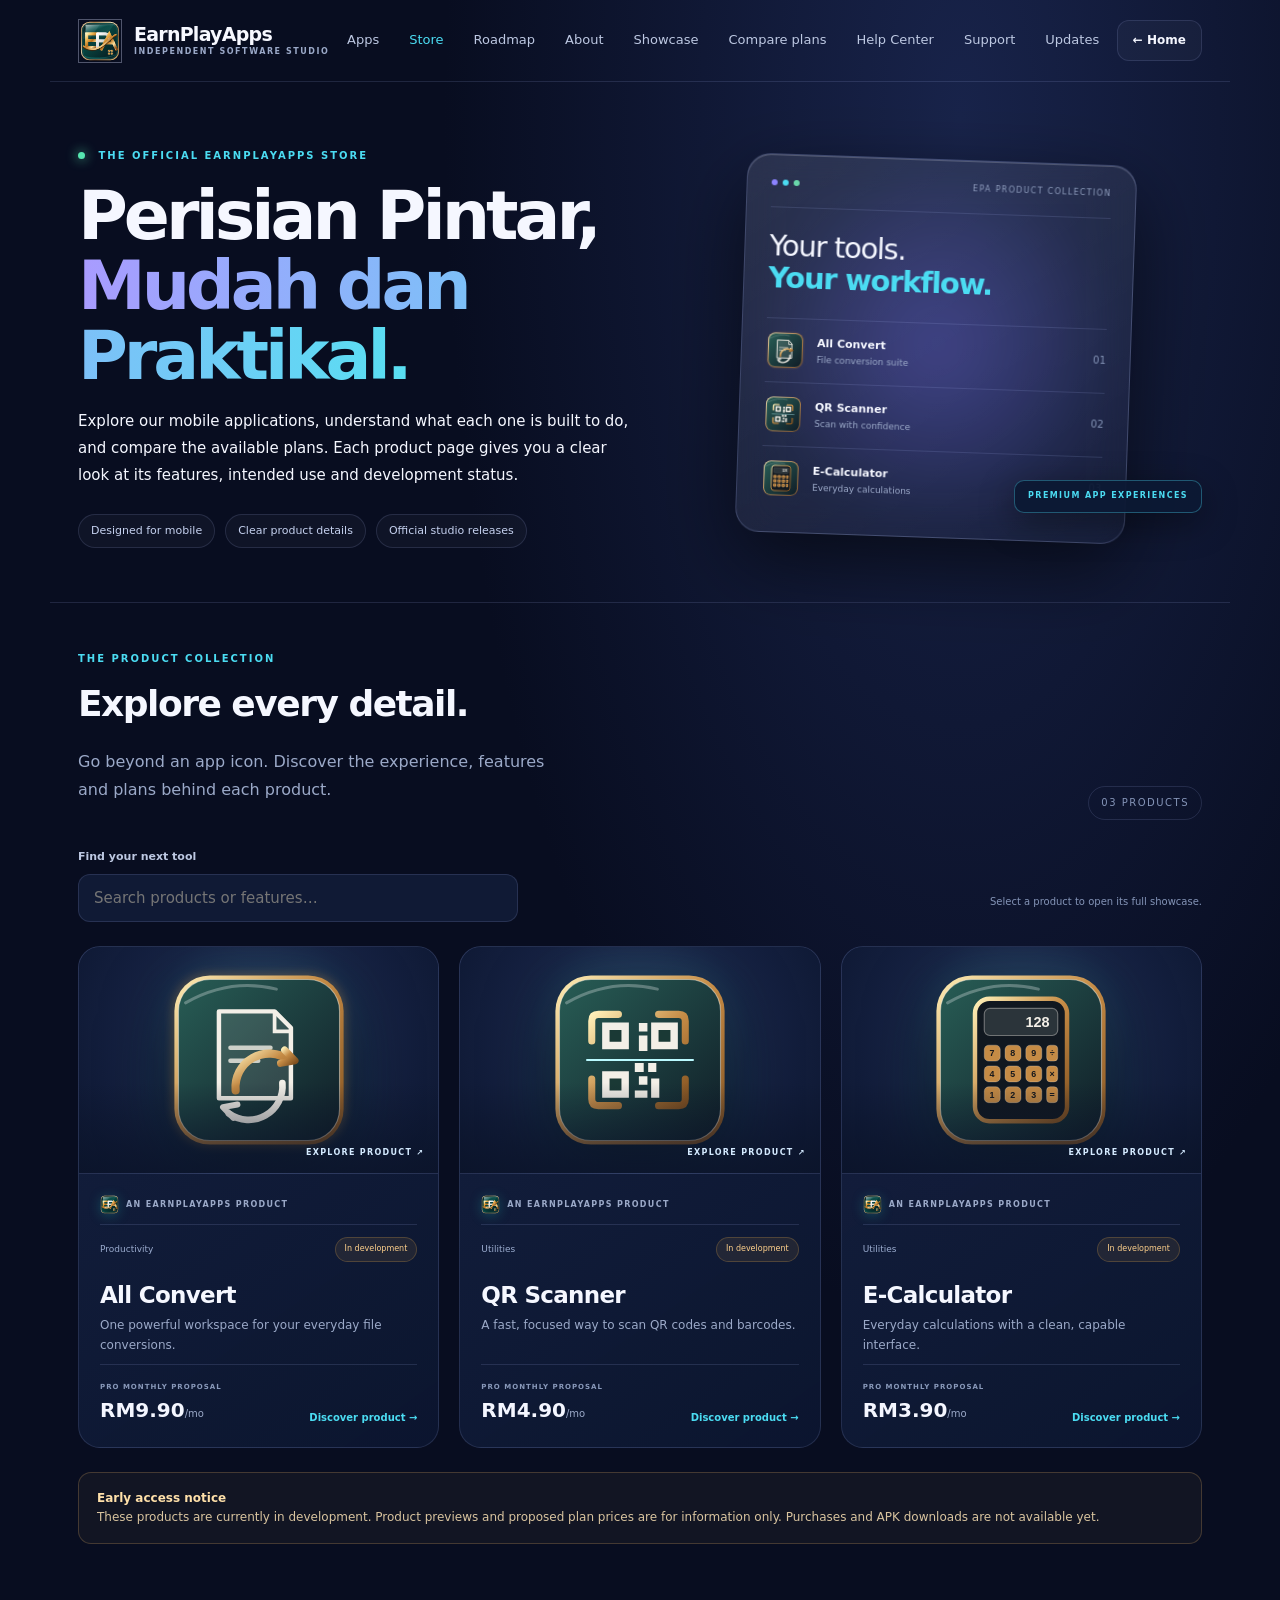
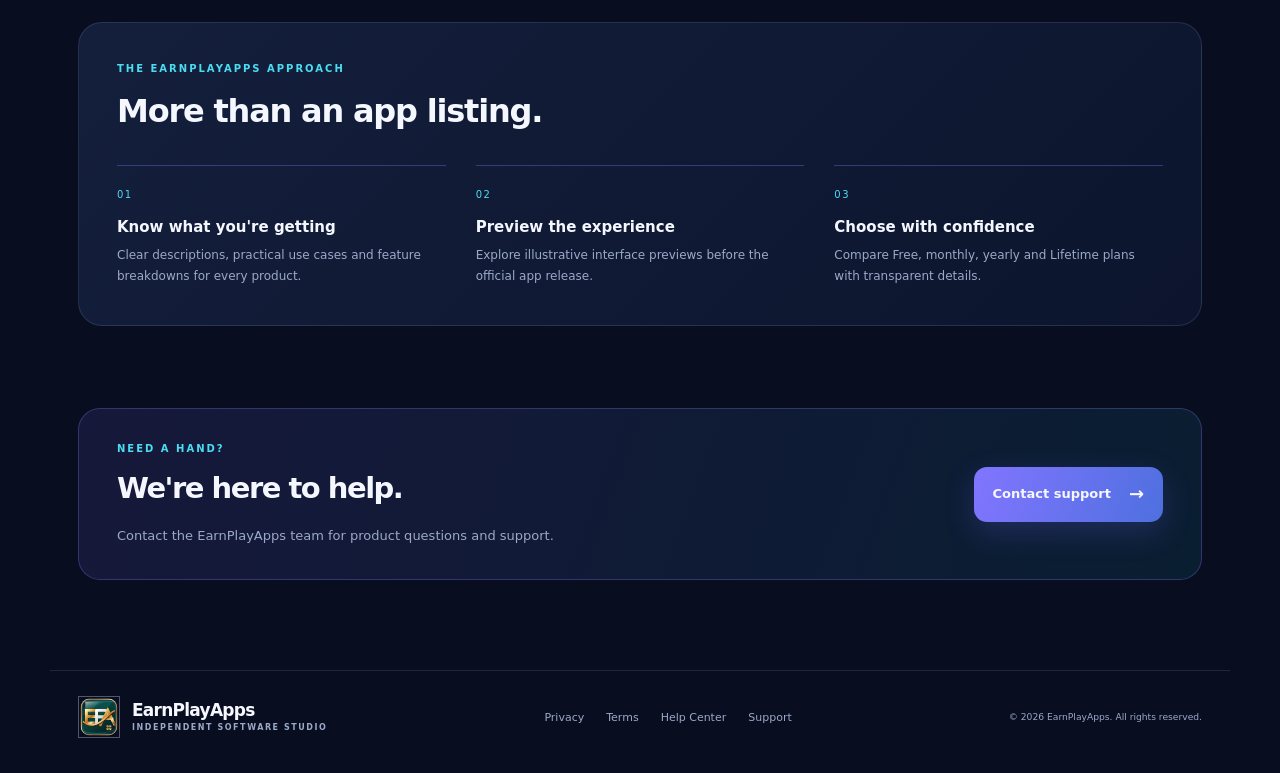
<file: store.html>
<!doctype html>
<html lang="en">
<head>
<meta charset="utf-8">
<meta name="viewport" content="width=device-width,initial-scale=1">
<meta name="theme-color" content="#080d20">
<meta name="description" content="Explore premium mobile applications from EarnPlayApps. Detailed product previews, features and planned pricing.">
<title>EarnPlayApps | Official Store</title>
<link rel="icon" type="image/svg+xml" href="assets/epa-mark.svg"><link rel="apple-touch-icon" href="assets/epa-mark.svg"><link rel="stylesheet" href="assets/style.css">
</head>
<body>
<header class="topbar">
<a class="brand" href="index.html"><img class="brand-mark" src="assets/epa-mark.svg" alt="" aria-hidden="true"><span class="brand-name">EarnPlayApps<small>Independent software studio</small></span></a>
<nav><a href="index.html#apps">Apps</a><a href="store.html" aria-current="page">Store</a><a href="roadmap.html">Roadmap</a><a href="about.html">About</a><a href="showcase.html">Showcase</a><a href="compare.html">Compare plans</a><a href="help.html">Help Center</a><a href="support.html">Support</a><a href="updates.html">Updates</a></nav>
<a class="top-cta" href="index.html">← Home</a>
</header>
<main>
<section class="store-hero store-hero-premium">
<div class="store-hero-copy">
<div class="eyebrow"><i></i> THE OFFICIAL EARNPLAYAPPS STORE</div>
<h1>Perisian Pintar,<br><span>Mudah dan Praktikal.</span></h1>
<p>Explore our mobile applications, understand what each one is built to do, and compare the available plans. Each product page gives you a clear look at its features, intended use and development status.</p>
<div class="store-assurance"><span>Designed for mobile</span><span>Clear product details</span><span>Official studio releases</span></div>
</div>
<div class="store-hero-showcase" aria-label="Featured app collection preview">
<div class="showcase-glow"></div>
<div class="showcase-window">
<div class="showcase-window-top"><span></span><span></span><span></span><small>EPA PRODUCT COLLECTION</small></div>
<div class="showcase-window-title">Your tools.<br><b>Your workflow.</b></div>
<div class="showcase-product-row"><img class="showcase-app-icon showcase-product-icon" src="assets/all-convert-icon.svg" alt="All Convert icon"><span><b>All Convert</b><small>File conversion suite</small></span><em>01</em></div>
<div class="showcase-product-row"><img class="showcase-app-icon showcase-product-icon" src="assets/qr-scanner-icon.svg" alt="QR Scanner icon"><span><b>QR Scanner</b><small>Scan with confidence</small></span><em>02</em></div>
<div class="showcase-product-row"><img class="showcase-app-icon showcase-product-icon" src="assets/e-calculator-icon.svg" alt="E-Calculator icon"><span><b>E-Calculator</b><small>Everyday calculations</small></span><em>03</em></div>
</div>
<div class="showcase-floating-tag">PREMIUM APP EXPERIENCES</div>
</div>
</section>
<section class="section store-section">
<div class="section-heading"><div><div class="eyebrow">THE PRODUCT COLLECTION</div><h2>Explore every detail.</h2><p>Go beyond an app icon. Discover the experience, features and plans behind each product.</p></div><span class="count">03 PRODUCTS</span></div>
<div class="store-toolbar"><div class="store-search-control"><label class="store-search-label" for="store-search">Find your next tool</label><input id="store-search" class="store-search" type="search" placeholder="Search products or features…" autocomplete="off"></div><span class="store-toolbar-note">Select a product to open its full showcase.</span></div>
<div id="store-grid" class="store-product-grid"><p>Loading the product collection…</p></div>
<div class="store-footnote"><strong>Early access notice</strong><br>These products are currently in development. Product previews and proposed plan prices are for information only. Purchases and APK downloads are not available yet.</div>
</section>
<section class="store-value-section">
<div class="eyebrow">THE EARNPLAYAPPS APPROACH</div><h2>More than an app listing.</h2>
<div class="store-value-grid">
<article><span>01</span><h3>Know what you're getting</h3><p>Clear descriptions, practical use cases and feature breakdowns for every product.</p></article>
<article><span>02</span><h3>Preview the experience</h3><p>Explore illustrative interface previews before the official app release.</p></article>
<article><span>03</span><h3>Choose with confidence</h3><p>Compare Free, monthly, yearly and Lifetime plans with transparent details.</p></article>
</div>
</section>
<section class="banner"><div><div class="eyebrow">NEED A HAND?</div><h2>We're here to help.</h2><p>Contact the EarnPlayApps team for product questions and support.</p></div><a class="button primary" href="support.html">Contact support <span>→</span></a></section>
</main>
<footer><a class="brand" href="index.html"><img class="brand-mark" src="assets/epa-mark.svg" alt="" aria-hidden="true"><span class="brand-name">EarnPlayApps<small>Independent software studio</small></span></a><div class="footer-links"><a href="privacy.html">Privacy</a><a href="terms.html">Terms</a><a href="help.html">Help Center</a><a href="support.html">Support</a></div><small>© <span id="year"></span> EarnPlayApps. All rights reserved.</small></footer>
<script src="assets/site.js"></script>
</body>
</html>
</file>
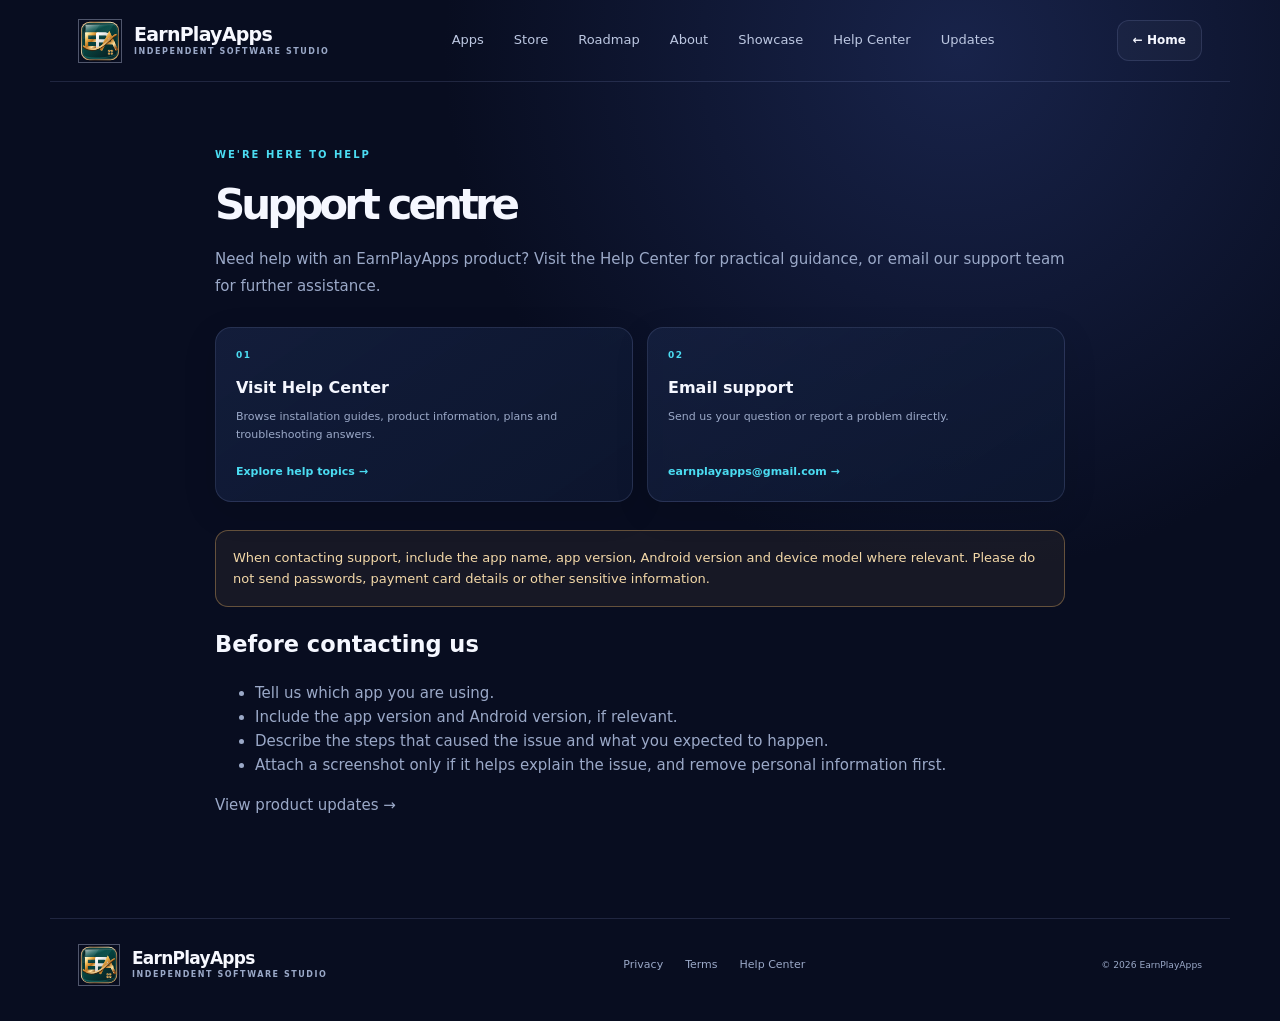
<file: support.html>
<!doctype html>
<html lang="en"><head><meta charset="utf-8"><meta name="viewport" content="width=device-width,initial-scale=1"><meta name="theme-color" content="#080d20"><meta name="description" content="Contact EarnPlayApps customer support."><title>EarnPlayApps | Support</title><link rel="icon" type="image/svg+xml" href="assets/epa-mark.svg"><link rel="apple-touch-icon" href="assets/epa-mark.svg"><link rel="stylesheet" href="assets/style.css"></head>
<body><header class="topbar"><a class="brand" href="index.html"><img class="brand-mark" src="assets/epa-mark.svg" alt="" aria-hidden="true"><span class="brand-name">EarnPlayApps<small>Independent software studio</small></span></a><nav><a href="index.html#apps">Apps</a><a href="store.html">Store</a><a href="roadmap.html">Roadmap</a><a href="about.html">About</a><a href="showcase.html">Showcase</a><a href="help.html">Help Center</a><a href="updates.html">Updates</a></nav><a class="top-cta" href="index.html">← Home</a></header>
<main class="plain-page support-page"><div class="eyebrow">WE'RE HERE TO HELP</div><h1>Support centre</h1><p>Need help with an EarnPlayApps product? Visit the Help Center for practical guidance, or email our support team for further assistance.</p>
<div class="support-action-grid"><a class="support-action-card" href="help.html"><span class="support-action-number">01</span><b>Visit Help Center</b><small>Browse installation guides, product information, plans and troubleshooting answers.</small><span>Explore help topics →</span></a><a class="support-action-card" href="mailto:earnplayapps@gmail.com"><span class="support-action-number">02</span><b>Email support</b><small>Send us your question or report a problem directly.</small><span>earnplayapps@gmail.com →</span></a></div>
<div class="notice">When contacting support, include the app name, app version, Android version and device model where relevant. Please do not send passwords, payment card details or other sensitive information.</div>
<h2>Before contacting us</h2><ul><li>Tell us which app you are using.</li><li>Include the app version and Android version, if relevant.</li><li>Describe the steps that caused the issue and what you expected to happen.</li><li>Attach a screenshot only if it helps explain the issue, and remove personal information first.</li></ul>
<p><a href="updates.html">View product updates →</a></p></main>
<footer><a class="brand" href="index.html"><img class="brand-mark" src="assets/epa-mark.svg" alt="" aria-hidden="true"><span class="brand-name">EarnPlayApps<small>Independent software studio</small></span></a><div class="footer-links"><a href="privacy.html">Privacy</a><a href="terms.html">Terms</a><a href="help.html">Help Center</a></div><small>© <span id="year"></span> EarnPlayApps</small></footer><script src="assets/site.js"></script></body></html>
</file>
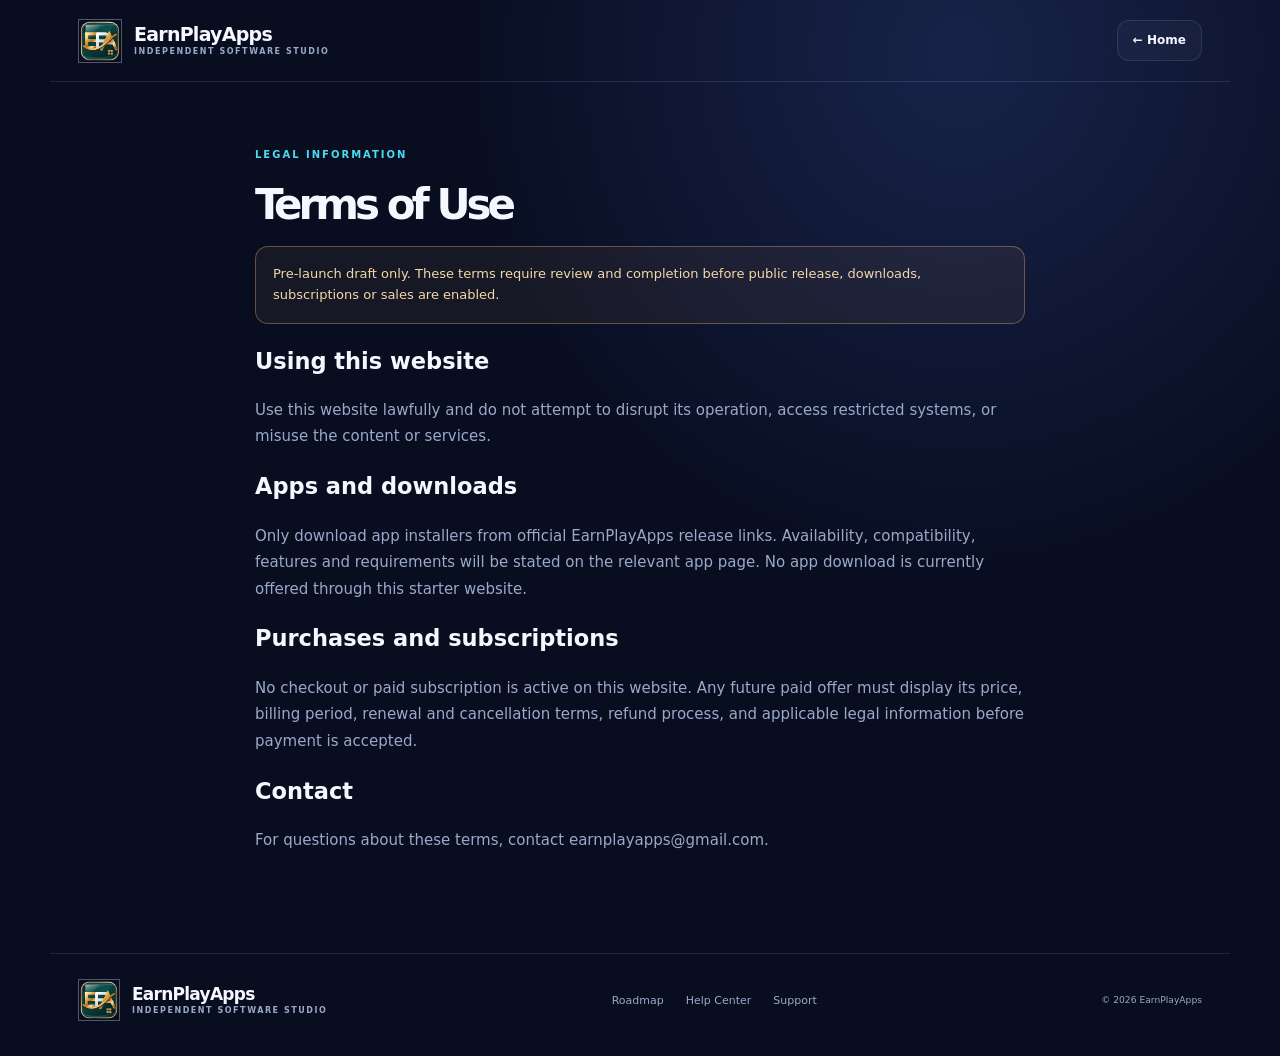
<file: terms.html>
<!doctype html><html lang="en"><head><meta charset="utf-8"><meta name="viewport" content="width=device-width,initial-scale=1"><meta name="theme-color" content="#080d20"><title>EarnPlayApps | Terms of Use</title><link rel="icon" type="image/svg+xml" href="assets/epa-mark.svg"><link rel="apple-touch-icon" href="assets/epa-mark.svg"><link rel="stylesheet" href="assets/style.css"></head><body><header class="topbar"><a class="brand" href="index.html"><img class="brand-mark" src="assets/epa-mark.svg" alt="" aria-hidden="true"><span class="brand-name">EarnPlayApps<small>Independent software studio</small></span></a><a class="top-cta" href="index.html">← Home</a></header><main class="plain-page"><div class="eyebrow">LEGAL INFORMATION</div><h1>Terms of Use</h1><div class="notice">Pre-launch draft only. These terms require review and completion before public release, downloads, subscriptions or sales are enabled.</div><h2>Using this website</h2><p>Use this website lawfully and do not attempt to disrupt its operation, access restricted systems, or misuse the content or services.</p><h2>Apps and downloads</h2><p>Only download app installers from official EarnPlayApps release links. Availability, compatibility, features and requirements will be stated on the relevant app page. No app download is currently offered through this starter website.</p><h2>Purchases and subscriptions</h2><p>No checkout or paid subscription is active on this website. Any future paid offer must display its price, billing period, renewal and cancellation terms, refund process, and applicable legal information before payment is accepted.</p><h2>Contact</h2><p>For questions about these terms, contact <a href="mailto:earnplayapps@gmail.com">earnplayapps@gmail.com</a>.</p></main><footer><a class="brand" href="index.html"><img class="brand-mark" src="assets/epa-mark.svg" alt="" aria-hidden="true"><span class="brand-name">EarnPlayApps<small>Independent software studio</small></span></a><div class="footer-links"><a href="roadmap.html">Roadmap</a><a href="help.html">Help Center</a><a href="support.html">Support</a></div><small>© <span id="year"></span> EarnPlayApps</small></footer><script src="assets/site.js"></script></body></html>
</file>
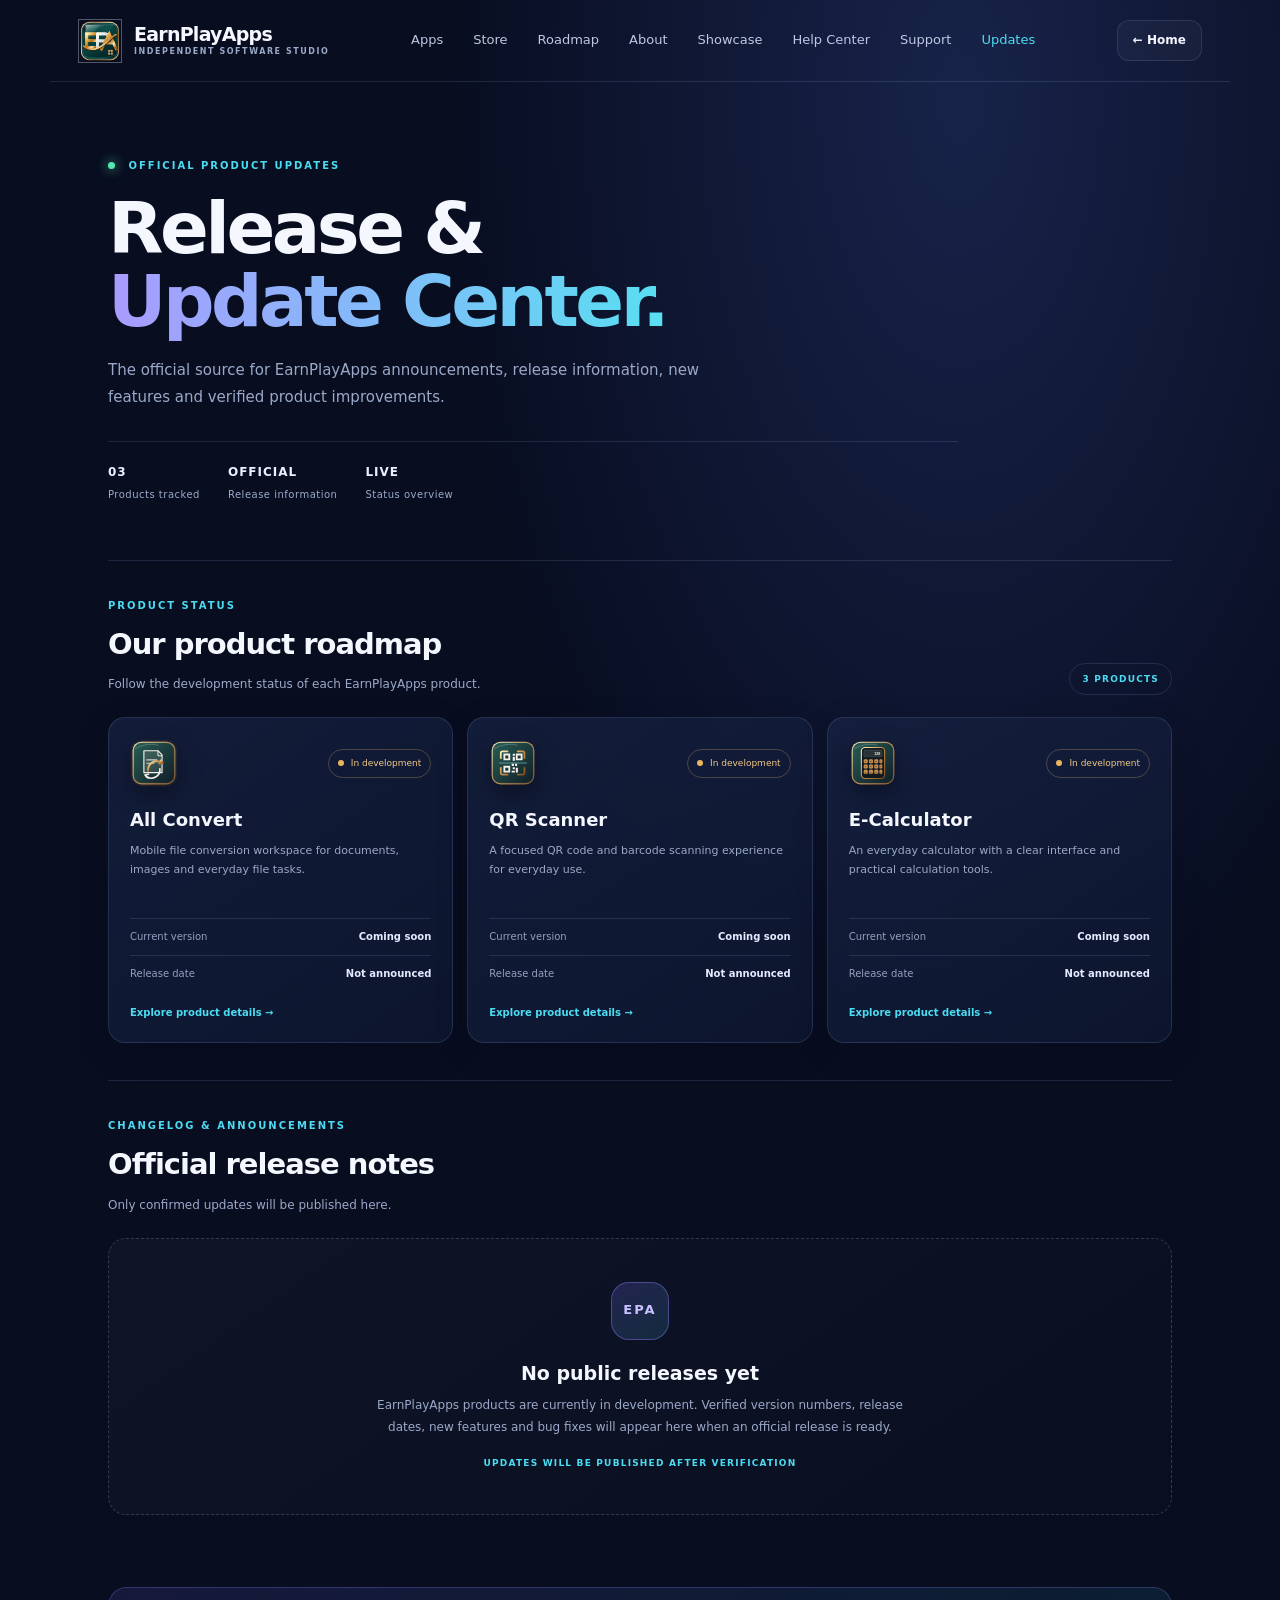
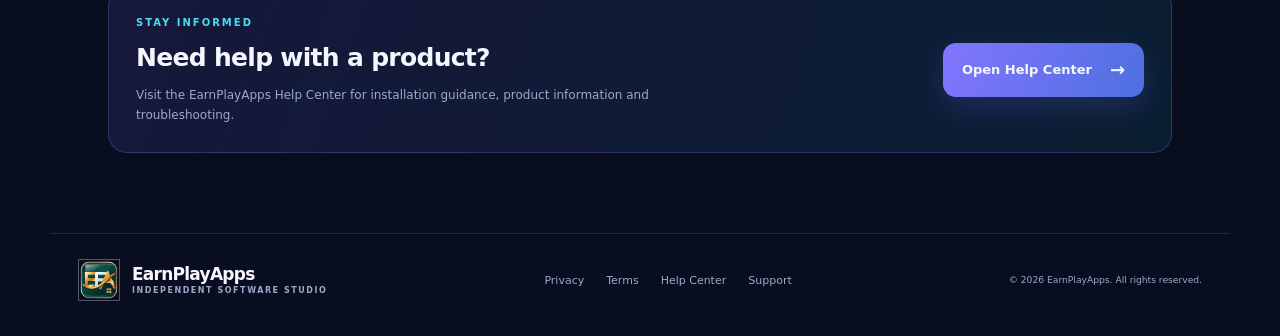
<file: updates.html>
<!doctype html>
<html lang="en">
<head>
<meta charset="utf-8">
<meta name="viewport" content="width=device-width,initial-scale=1">
<meta name="theme-color" content="#080d20">
<meta name="description" content="Official EarnPlayApps release notes, product updates and development announcements.">
<title>EarnPlayApps | Release Center</title>
<link rel="icon" type="image/svg+xml" href="assets/epa-mark.svg"><link rel="apple-touch-icon" href="assets/epa-mark.svg"><link rel="stylesheet" href="assets/style.css">
</head>
<body>
<header class="topbar">
<a class="brand" href="index.html"><img class="brand-mark" src="assets/epa-mark.svg" alt="" aria-hidden="true"><span class="brand-name">EarnPlayApps<small>Independent software studio</small></span></a>
<nav><a href="index.html#apps">Apps</a><a href="store.html">Store</a><a href="roadmap.html">Roadmap</a><a href="about.html">About</a><a href="showcase.html">Showcase</a><a href="help.html">Help Center</a><a href="support.html">Support</a><a href="updates.html" aria-current="page">Updates</a></nav>
<a class="top-cta" href="index.html">← Home</a>
</header>
<main class="release-page">
<section class="release-hero">
<div class="eyebrow"><i></i> OFFICIAL PRODUCT UPDATES</div>
<h1>Release &<br><span>Update Center.</span></h1>
<p>The official source for EarnPlayApps announcements, release information, new features and verified product improvements.</p>
<div class="release-hero-meta"><span><b>03</b> Products tracked</span><span><b>OFFICIAL</b> Release information</span><span><b>LIVE</b> Status overview</span></div>
</section>
<section class="release-overview">
<div class="release-heading"><div><div class="eyebrow">PRODUCT STATUS</div><h2>Our product roadmap</h2><p>Follow the development status of each EarnPlayApps product.</p></div><span class="release-chip">3 PRODUCTS</span></div>
<div class="release-product-grid">
<article class="release-product-card"><div class="release-product-top"><img class="release-product-icon-img" src="assets/all-convert-icon.svg" alt="All Convert app icon"><span class="release-status"><i></i> In development</span></div><h3>All Convert</h3><p>Mobile file conversion workspace for documents, images and everyday file tasks.</p><div class="release-product-meta"><span>Current version</span><b>Coming soon</b></div><div class="release-product-meta"><span>Release date</span><b>Not announced</b></div><a href="app.html?id=all-convert">Explore product details →</a></article>
<article class="release-product-card"><div class="release-product-top"><img class="release-product-icon-img" src="assets/qr-scanner-icon.svg" alt="QR Scanner app icon"><span class="release-status"><i></i> In development</span></div><h3>QR Scanner</h3><p>A focused QR code and barcode scanning experience for everyday use.</p><div class="release-product-meta"><span>Current version</span><b>Coming soon</b></div><div class="release-product-meta"><span>Release date</span><b>Not announced</b></div><a href="app.html?id=qr-scanner">Explore product details →</a></article>
<article class="release-product-card"><div class="release-product-top"><img class="release-product-icon-img" src="assets/e-calculator-icon.svg" alt="E-Calculator app icon"><span class="release-status"><i></i> In development</span></div><h3>E-Calculator</h3><p>An everyday calculator with a clear interface and practical calculation tools.</p><div class="release-product-meta"><span>Current version</span><b>Coming soon</b></div><div class="release-product-meta"><span>Release date</span><b>Not announced</b></div><a href="app.html?id=e-calculator">Explore product details →</a></article>
</div>
</section>
<section class="release-log-section">
<div class="release-heading"><div><div class="eyebrow">CHANGELOG & ANNOUNCEMENTS</div><h2>Official release notes</h2><p>Only confirmed updates will be published here.</p></div></div>
<div class="release-empty"><div class="release-empty-mark">EPA</div><h3>No public releases yet</h3><p>EarnPlayApps products are currently in development. Verified version numbers, release dates, new features and bug fixes will appear here when an official release is ready.</p><span>UPDATES WILL BE PUBLISHED AFTER VERIFICATION</span></div>
</section>
<section class="release-notice"><div><div class="eyebrow">STAY INFORMED</div><h2>Need help with a product?</h2><p>Visit the EarnPlayApps Help Center for installation guidance, product information and troubleshooting.</p></div><a class="button primary" href="help.html">Open Help Center <span>→</span></a></section>
</main>
<footer><a class="brand" href="index.html"><img class="brand-mark" src="assets/epa-mark.svg" alt="" aria-hidden="true"><span class="brand-name">EarnPlayApps<small>Independent software studio</small></span></a><div class="footer-links"><a href="privacy.html">Privacy</a><a href="terms.html">Terms</a><a href="help.html">Help Center</a><a href="support.html">Support</a></div><small>© <span id="year"></span> EarnPlayApps. All rights reserved.</small></footer>
<script src="assets/site.js"></script>
</body>
</html>
</file>
<file: assets/style.css>
:root{--bg:#080d20;--panel:#101a35;--panel2:#121f40;--text:#f5f7ff;--muted:#9ba9c8;--purple:#8a7cff;--cyan:#4bdcf2;--line:rgba(173,192,255,.14);--orange:#ff9c56}*{box-sizing:border-box}html{scroll-behavior:smooth}body{margin:0;background:radial-gradient(ellipse at 75% 5%,#18234a 0,transparent 38%),var(--bg);color:var(--text);font:15px/1.6 Inter,ui-sans-serif,system-ui,-apple-system,Segoe UI,sans-serif}a{color:inherit;text-decoration:none}.topbar{height:82px;max-width:1180px;margin:auto;padding:0 28px;display:flex;align-items:center;justify-content:space-between;border-bottom:1px solid var(--line)}.brand{display:flex;align-items:center;gap:11px;font-size:17px;font-weight:800;letter-spacing:-.5px}.brand-name{display:block;color:var(--text)}.brand small{display:block;color:var(--muted);font-size:10px;font-weight:500;letter-spacing:.8px;text-transform:uppercase}.brand-mark{width:39px;height:39px;border-radius:13px;display:grid;place-items:center;background:linear-gradient(145deg,#9b8cff,#4c58d9);box-shadow:0 7px 24px #7768ff55;font-size:22px}.accent{color:var(--cyan)}nav{display:flex;gap:30px;color:#bdc8e2;font-size:13px}nav a:hover,.footer-links a:hover{color:var(--cyan)}.top-cta{font-size:12px;font-weight:700;border:1px solid var(--line);padding:10px 15px;border-radius:12px;background:#ffffff08}.top-cta span{color:var(--cyan);margin-left:8px}.hero{max-width:1180px;margin:auto;padding:94px 28px 88px;display:grid;grid-template-columns:1.05fr .95fr;gap:45px;align-items:center;min-height:570px}.eyebrow{font-size:10px;letter-spacing:2px;font-weight:800;color:var(--cyan)}.eyebrow i,.live-dot{display:inline-block;width:7px;height:7px;border-radius:50%;background:#56e7b0;box-shadow:0 0 12px #56e7b0;margin-right:8px}h1{font-size:clamp(48px,6vw,76px);line-height:1.03;letter-spacing:-4px;margin:20px 0}.hero h1 span{background:linear-gradient(90deg,#a99bff,#58dff2);background-clip:text;color:transparent}.hero-copy>p,.section-heading p,.banner p{max-width:490px;color:var(--muted);font-size:16px}.hero-actions{display:flex;gap:12px;margin-top:28px}.button{display:inline-flex;align-items:center;gap:18px;padding:13px 19px;border-radius:13px;font-size:13px;font-weight:750}.primary{background:linear-gradient(110deg,#8275ff,#4e70df);box-shadow:0 10px 30px #6d69ff35}.primary span{font-size:18px}.secondary{border:1px solid var(--line);background:#ffffff08}.trust-row{display:flex;gap:22px;flex-wrap:wrap;margin-top:47px;color:#8998b9;font-size:10px}.trust-row b{color:#e2e9ff;margin-right:5px}.hero-visual{position:relative;min-height:400px;display:grid;place-items:center}.orb{position:absolute;border-radius:50%;filter:blur(2px)}.orb-a{width:290px;height:290px;background:radial-gradient(circle,#766bff55,transparent 68%);top:10px;right:5px}.orb-b{width:220px;height:220px;background:radial-gradient(circle,#32d4ed35,transparent 70%);bottom:0;left:0}.glass-panel{position:relative;width:min(100%,390px);padding:27px;border:1px solid #b7c6ff2b;border-radius:25px;background:linear-gradient(145deg,#ffffff16,#ffffff05);box-shadow:0 30px 90px #0008,inset 0 1px #ffffff22;backdrop-filter:blur(20px);transform:rotate(2deg)}.panel-top{font-size:9px;letter-spacing:1.6px;color:#9daed1}.panel-title{font-size:31px;line-height:1.15;letter-spacing:-1px;margin:25px 0}.panel-title strong{color:var(--cyan)}.panel-line{height:1px;background:var(--line);margin-bottom:13px}.mini-apps{display:flex;align-items:center;gap:13px;padding:13px 0;border-bottom:1px solid var(--line)}.mini-apps:last-child{border:0}.mini-icon,.app-icon{width:43px;height:43px;border-radius:14px;display:grid;place-items:center;font-weight:850;font-size:13px}.purple{background:#7566ef;color:white}.orange{background:#ff9b50;color:#21150e}.blue{background:#43c4e6;color:#09202c}.mini-apps b{font-size:12px}.mini-apps small{display:block;color:var(--muted);font-size:10px}.arrow{margin-left:auto;color:var(--cyan)}.section{max-width:1180px;margin:auto;padding:55px 28px 95px}.section-heading{display:flex;justify-content:space-between;align-items:end;margin-bottom:28px}.section h2,.banner h2{font-size:36px;letter-spacing:-1.5px;margin:8px 0}.count{font-size:10px;letter-spacing:1.5px;color:#8494b7;border:1px solid var(--line);padding:8px 12px;border-radius:30px}.app-grid{display:grid;grid-template-columns:repeat(3,1fr);gap:17px}.app-card{padding:23px;border:1px solid var(--line);border-radius:20px;background:linear-gradient(145deg,#172344aa,#0d1730cc);transition:.2s}.app-card:hover{transform:translateY(-4px);border-color:#8177ff77}.app-card .app-icon{width:52px;height:52px;margin-bottom:20px}.app-card h3{font-size:19px;margin:0 0 4px}.app-card p{color:var(--muted);font-size:13px;min-height:43px}.meta{display:flex;justify-content:space-between;align-items:center;margin-top:20px;padding-top:15px;border-top:1px solid var(--line);font-size:10px;color:#9eadd0}.status{color:#ffd18c;background:#ffb74a16;border:1px solid #ffb74a35;padding:5px 9px;border-radius:30px}.card-link{display:inline-block;margin-top:15px;color:var(--cyan);font-size:12px;font-weight:700}.banner{max-width:1124px;margin:0 auto 90px;padding:32px 38px;border:1px solid #8d83ff44;border-radius:22px;background:linear-gradient(110deg,#5148a633,#1c8ca522);display:flex;justify-content:space-between;align-items:center;gap:20px}.banner h2{font-size:29px}.banner p{font-size:13px;margin-bottom:0}.banner .button{white-space:nowrap}footer{max-width:1180px;margin:auto;padding:25px 28px 35px;border-top:1px solid var(--line);display:flex;align-items:center;justify-content:space-between;gap:20px;color:var(--muted);font-size:11px}.footer-links{display:flex;gap:22px}.detail-wrap{max-width:900px;margin:65px auto 100px;padding:0 25px}.detail-card{padding:38px;border:1px solid var(--line);border-radius:24px;background:linear-gradient(145deg,#172344,#0c1630)}.detail-card h1{font-size:45px;letter-spacing:-2px}.detail-card p{color:var(--muted)}.feature-list{display:grid;grid-template-columns:1fr 1fr;gap:12px;margin:28px 0}.feature{padding:13px;border:1px solid var(--line);border-radius:12px;color:#dce5ff;font-size:12px}.plain-page{max-width:820px;margin:65px auto 100px;padding:0 25px}.plain-page h1{font-size:42px}.plain-page p,.plain-page li{color:var(--muted)}.notice{padding:17px;border:1px solid #ffc36b55;background:#ffc36b10;border-radius:13px;color:#f3d8a8;font-size:13px}@media(max-width:760px){.topbar{height:auto;min-height:70px;flex-wrap:wrap;padding:12px 17px 8px}.topbar nav{display:flex;order:3;width:100%;justify-content:center;gap:22px;padding:8px 0 3px;font-size:12px}.top-cta{font-size:10px;padding:9px 11px}.hero{padding:65px 20px 50px;grid-template-columns:1fr;gap:10px}.hero-visual{min-height:340px}.hero h1{font-size:54px}.trust-row{margin-top:30px;gap:12px}.section{padding:35px 20px 65px}.section-heading{align-items:start;gap:12px;flex-direction:column}.section h2{font-size:30px}.app-grid{grid-template-columns:1fr}.app-card p{min-height:0}.banner{margin:0 18px 60px;padding:25px;align-items:start;flex-direction:column}.banner h2{font-size:25px}footer{padding:25px 20px;flex-wrap:wrap}.footer-links{order:3;width:100%}.detail-card{padding:24px}.detail-card h1{font-size:36px}.feature-list{grid-template-columns:1fr}}
:focus-visible{outline:2px solid var(--cyan);outline-offset:4px;border-radius:4px}@media(prefers-reduced-motion:reduce){*,*::before,*::after{scroll-behavior:auto!important;animation-duration:.01ms!important;animation-iteration-count:1!important;transition-duration:.01ms!important}}

/* Official store */
.store-hero{max-width:1180px;margin:auto;padding:76px 28px 58px;border-bottom:1px solid var(--line)}
.store-hero h1{font-size:clamp(44px,6vw,68px);margin:17px 0}
.store-hero h1 span{background:linear-gradient(90deg,#a99bff,#58dff2);background-clip:text;color:transparent}
.store-hero>p{max-width:620px;color:var(--muted);font-size:16px}
.store-assurance{display:flex;gap:10px;flex-wrap:wrap;margin-top:25px}
.store-assurance span{border:1px solid var(--line);border-radius:30px;padding:7px 12px;color:#c5d1ef;font-size:11px;background:#ffffff08}
.store-section{padding-top:52px}
.store-tools{max-width:420px;margin:0 0 22px}
.store-search-label{display:block;color:#bdc8e2;font-size:11px;font-weight:700;margin-bottom:7px}
.store-search{width:100%;padding:13px 15px;border:1px solid var(--line);border-radius:12px;background:#101a35;color:var(--text);font:inherit;outline:none}
.store-search:focus{border-color:var(--purple);box-shadow:0 0 0 3px #8a7cff22}
.store-card{position:relative;overflow:hidden}
.store-card:before{content:"";position:absolute;inset:0 0 auto;height:2px;background:linear-gradient(90deg,var(--purple),var(--cyan));opacity:.7}
.store-card .store-price{display:inline-flex;margin-top:15px;padding:6px 10px;border:1px solid #4bdcf244;border-radius:9px;color:var(--cyan);font-size:11px;font-weight:750}
.store-card .card-link{display:block}
.store-footnote{margin-top:24px;padding:16px 18px;border:1px solid #ffc36b35;background:#ffc36b0b;border-radius:13px;color:#d9c49f;font-size:12px}
@media(max-width:760px){.store-hero{padding:52px 20px 40px}.store-hero h1{font-size:47px}.store-section{padding-top:35px}}

/* App product detail */
.product-detail{padding:clamp(22px,5vw,46px);border:1px solid var(--line);border-radius:26px;background:radial-gradient(ellipse at 90% 0%,#5148a633,transparent 42%),linear-gradient(145deg,#172344,#0c1630);box-shadow:0 28px 80px #0005}
.product-heading{display:flex;align-items:center;gap:23px;padding-bottom:30px;border-bottom:1px solid var(--line)}
.product-icon{width:88px;height:88px;border-radius:25px;font-size:22px;box-shadow:0 14px 36px #0005,inset 0 1px #ffffff55}
.product-heading h1{font-size:clamp(35px,5vw,52px);letter-spacing:-2px;margin:9px 0 4px}
.product-tagline{color:#c5d1ef;margin:0 0 15px}
.product-description,.product-features{padding:25px 0;border-bottom:1px solid var(--line)}
.product-description h2,.product-features h2{font-size:19px;margin:0 0 9px}
.product-description p{max-width:700px;color:var(--muted);margin:0}
.product-features .feature-list{margin:16px 0 0}
.product-features .feature{display:flex;gap:9px;align-items:flex-start;background:#ffffff05}
.product-features .feature span{color:var(--cyan);font-weight:800}
.product-purchase{display:flex;justify-content:space-between;align-items:center;gap:20px;margin-top:25px;padding:20px;border:1px solid #8a7cff45;border-radius:17px;background:linear-gradient(110deg,#5148a622,#1c8ca51a)}
.product-purchase>div{display:grid;gap:3px}
.purchase-label{font-size:9px;letter-spacing:1.7px;color:var(--cyan);font-weight:800}
.product-purchase strong{font-size:20px}
.product-purchase small{color:var(--muted);font-size:11px}
.purchase-disabled{max-width:270px;color:#d9c49f;font-size:11px;text-align:right}
.product-support{margin-top:24px;color:var(--muted);font-size:12px}
.product-support p{margin:0 0 5px}
.product-support a,.product-back{color:var(--cyan);font-weight:700}
.product-back{display:inline-block;margin-top:24px;font-size:12px}
@media(max-width:600px){.product-heading{align-items:flex-start;gap:15px}.product-icon{width:66px;height:66px;border-radius:19px;flex-shrink:0}.product-heading h1{font-size:34px}.product-purchase{align-items:flex-start;flex-direction:column}.purchase-disabled{text-align:left}.product-features .feature-list{grid-template-columns:1fr}}

/* Premium product-store experience */
.store-hero-premium{display:grid;grid-template-columns:1.02fr .98fr;gap:38px;align-items:center;min-height:500px}
.store-hero-copy>p{max-width:570px}
.store-hero-showcase{position:relative;min-height:365px;display:grid;place-items:center}
.showcase-glow,.preview-glow{position:absolute;width:85%;height:85%;border-radius:50%;background:radial-gradient(circle,#756bff55,transparent 68%);filter:blur(12px)}
.showcase-window{position:relative;width:min(100%,390px);padding:22px 24px;border:1px solid #b7c6ff35;border-radius:24px;background:linear-gradient(145deg,#ffffff19,#ffffff06);box-shadow:0 28px 80px #0009,inset 0 1px #ffffff30;backdrop-filter:blur(22px);transform:rotate(2deg)}
.showcase-window-top{display:flex;align-items:center;gap:5px;padding-bottom:17px;border-bottom:1px solid var(--line)}
.showcase-window-top>span{width:6px;height:6px;border-radius:50%;background:#8c83ff}
.showcase-window-top>span:nth-child(2){background:#4bdcf2}.showcase-window-top>span:nth-child(3){background:#69d7aa}
.showcase-window-top small{margin-left:auto;color:#8f9dbd;font-size:8px;letter-spacing:1.3px}
.showcase-window-title{font-size:29px;line-height:1.1;letter-spacing:-1.3px;padding:23px 0}
.showcase-window-title b{color:var(--cyan)}
.showcase-product-row{display:flex;align-items:center;gap:12px;padding:12px 0;border-top:1px solid var(--line)}
.showcase-app-icon{width:39px;height:39px;display:grid;place-items:center;border-radius:12px;font-size:11px;font-weight:850;color:white}
.icon-convert{background:linear-gradient(140deg,#9b8cff,#514bd0)}.icon-qr{background:linear-gradient(140deg,#ffb36e,#e56e38)}.icon-calc{background:linear-gradient(140deg,#58dff2,#3687ca)}
.showcase-product-row b{display:block;font-size:11px}.showcase-product-row small{display:block;color:var(--muted);font-size:9px}.showcase-product-row em{margin-left:auto;color:#8494b7;font-size:10px;font-style:normal}
.showcase-floating-tag{position:absolute;right:0;bottom:24px;padding:9px 13px;border:1px solid #4bdcf255;border-radius:10px;background:#0c1934eF;color:var(--cyan);font-size:8px;letter-spacing:1.4px;font-weight:800;box-shadow:0 10px 35px #0006}
.store-toolbar{display:flex;align-items:end;gap:18px;margin-bottom:25px}
.store-toolbar .store-tools{margin:0;flex:0 1 420px}
.store-toolbar-note{padding-bottom:12px;color:#8494b7;font-size:10px}
.store-product-grid{display:grid;grid-template-columns:repeat(3,minmax(0,1fr));gap:18px}
.store-product-card{overflow:hidden;border:1px solid var(--line);border-radius:22px;background:linear-gradient(145deg,#172344dd,#0c1630ee);transition:transform .22s,border-color .22s,box-shadow .22s}
.store-product-card:hover{transform:translateY(-5px);border-color:#8278ff88;box-shadow:0 20px 55px #0005}
.store-card-visual{position:relative;display:grid;place-items:center;min-height:235px;padding:18px;overflow:hidden;background:radial-gradient(ellipse at 50% 5%,#5b56b044,transparent 70%),linear-gradient(145deg,#172344,#0b142a);border-bottom:1px solid var(--line)}
.store-card-visual:after{content:"";position:absolute;inset:0;background:linear-gradient(180deg,transparent 60%,#0b142acc)}
.visual-open{position:absolute;z-index:2;bottom:14px;right:16px;color:#d4eaff;font-size:8px;letter-spacing:1.3px;font-weight:800}
.store-card-content{padding:20px}
.store-card-kicker{display:flex;justify-content:space-between;align-items:center;gap:8px;color:#9aabce;font-size:9px}
.store-card-kicker .status{white-space:nowrap;font-size:8px}
.store-card-content h3{font-size:23px;letter-spacing:-.7px;margin:13px 0 3px}
.store-card-content>p{min-height:42px;margin:0;color:var(--muted);font-size:12px}
.store-card-bottom{display:flex;align-items:end;justify-content:space-between;gap:8px;margin-top:19px;padding-top:15px;border-top:1px solid var(--line)}
.store-card-bottom>span small{display:block;color:#8999ba;font-size:7px;letter-spacing:1px;font-weight:800}
.store-card-bottom>span b{display:block;color:#f4f6ff;font-size:20px}.store-card-bottom>span i{color:#9ba9c8;font-size:10px;font-style:normal;font-weight:500}
.store-card-bottom .card-link{margin:0;font-size:10px;white-space:nowrap}
.store-value-section{max-width:1124px;margin:0 auto 90px;padding:45px 35px;border:1px solid var(--line);border-radius:24px;background:linear-gradient(135deg,#141f3c,#0c152d)}
.store-value-section h2{font-size:32px;letter-spacing:-1.2px;margin:9px 0 28px}
.store-value-grid{display:grid;grid-template-columns:repeat(3,1fr);gap:25px}
.store-value-grid article{border-top:1px solid #8a7cff55;padding-top:15px}
.store-value-grid article>span{color:var(--cyan);font-size:10px;letter-spacing:1.5px}
.store-value-grid h3{font-size:15px;margin:10px 0 6px}
.store-value-grid p{margin:0;color:var(--muted);font-size:12px}
.store-footnote strong{color:#ffe0a9}
.detail-wrap{max-width:1180px;margin:45px auto 90px}
.product-detail{padding:clamp(18px,4vw,44px);overflow:hidden}
.product-back-top{margin:0 0 28px}
.product-hero{display:grid;grid-template-columns:1fr 1fr;align-items:center;gap:34px;padding-bottom:38px;border-bottom:1px solid var(--line)}
.product-hero-copy h1{font-size:clamp(43px,6vw,66px);line-height:1.02;letter-spacing:-3px;margin:16px 0 12px}
.product-hero-copy .product-tagline{font-size:17px;max-width:500px}
.product-status-line{display:flex;align-items:center;gap:12px;flex-wrap:wrap;color:#9ba9c8;font-size:10px}
.product-audience{max-width:500px;color:#b4c1dd;font-size:13px;margin-top:22px}
.product-preview-wrap{position:relative;display:grid;place-items:center;min-height:390px;padding:15px}
.product-preview-wrap .preview-glow{width:95%;height:95%}
.preview-caption{position:absolute;bottom:0;color:#91a2c5;font-size:8px;letter-spacing:1.8px;font-weight:800}
.ui-preview{position:relative;z-index:1;width:min(100%,330px);min-height:340px;padding:21px;border:1px solid #b7c6ff45;border-radius:25px;background:linear-gradient(145deg,#182747,#0a142b);box-shadow:0 28px 75px #0008,inset 0 1px #ffffff22;transform:rotate(1.5deg)}
.preview-topline{display:flex;justify-content:space-between;align-items:center;color:#b6c4e4;font-size:8px;letter-spacing:1.5px;font-weight:850}
.preview-topline i{font-style:normal;color:#8192b8;letter-spacing:2px}
.convert-heading{padding:27px 0 19px}
.convert-heading small{display:block;color:var(--cyan);font-size:8px;letter-spacing:1.5px;margin-bottom:8px}
.convert-heading b{font-size:23px;line-height:1.1;letter-spacing:-.8px}
.file-tile{display:flex;align-items:center;gap:10px;padding:12px;border:1px solid var(--line);border-radius:12px;background:#ffffff08}
.file-symbol{display:grid;place-items:center;width:35px;height:39px;border-radius:7px;background:#ff6d7650;color:#ff9ba1;font-size:9px;font-weight:900}
.file-tile b,.file-tile small{display:block}.file-tile b{font-size:9px}.file-tile small{font-size:8px;color:var(--muted)}.file-tile>i{margin-left:auto;color:#8798bd;font-style:normal}
.convert-arrow{text-align:center;color:var(--cyan);font-size:18px;line-height:28px}
.format-row{display:flex;justify-content:space-between;align-items:center;color:#8fa0c4;font-size:8px;letter-spacing:1px}
.format-row b{color:#eaf1ff;font-size:10px;letter-spacing:0;padding:7px 9px;border:1px solid var(--line);border-radius:8px}
.format-row i{font-style:normal;color:var(--cyan)}
.convert-action{display:flex;justify-content:space-between;margin-top:14px;padding:11px 13px;border-radius:9px;background:linear-gradient(100deg,#8376ff,#4a70dc);font-size:10px;font-weight:800}
.preview-foot{text-align:center;color:#8798bd;font-size:8px;margin-top:12px}
.scanner-stage{position:relative;display:grid;place-items:center;width:205px;height:190px;margin:24px auto 15px;border-radius:15px;background:#071127;border:1px solid #ffffff14;overflow:hidden}
.fake-qr{display:grid;grid-template-columns:repeat(7,13px);grid-template-rows:repeat(7,13px);gap:2px;transform:rotate(-5deg)}
.fake-qr b{background:#dceaff;border-radius:1px}.fake-qr b:nth-child(2n),.fake-qr b:nth-child(5n){background:transparent}
.fake-qr b:nth-child(1),.fake-qr b:nth-child(2),.fake-qr b:nth-child(8),.fake-qr b:nth-child(9),.fake-qr b:nth-child(6),.fake-qr b:nth-child(7),.fake-qr b:nth-child(13),.fake-qr b:nth-child(14){background:#dceaff}
.scanner-corner{position:absolute;width:22px;height:22px;border-color:var(--cyan);border-style:solid}
.scanner-corner.tl{top:17px;left:17px;border-width:2px 0 0 2px}.scanner-corner.tr{top:17px;right:17px;border-width:2px 2px 0 0}.scanner-corner.bl{bottom:17px;left:17px;border-width:0 0 2px 2px}.scanner-corner.br{bottom:17px;right:17px;border-width:0 2px 2px 0}
.scan-beam{position:absolute;left:22px;right:22px;top:50%;height:1px;background:var(--cyan);box-shadow:0 0 13px 2px #4bdcf2aa}
.preview-result{display:flex;align-items:center;gap:9px;padding:10px;border:1px solid var(--line);border-radius:10px;background:#ffffff08}
.result-dot{width:7px;height:7px;border-radius:50%;background:#62e4ad;box-shadow:0 0 10px #62e4ad}
.preview-result b,.preview-result small{display:block}.preview-result b{font-size:9px}.preview-result small{font-size:8px;color:var(--muted)}
.preview-controls{display:flex;justify-content:space-around;align-items:center;margin-top:14px;color:#aab9d7;font-size:8px}
.preview-controls .scan-main{padding:8px 15px;border-radius:20px;background:linear-gradient(100deg,#ffad64,#e8753f);color:#21150e;font-style:normal;font-weight:900}
.preview-calculator{min-height:355px}
.calc-display{display:flex;flex-direction:column;align-items:flex-end;justify-content:end;height:108px;padding:15px 3px}
.calc-display small{color:#9ba9c8;font-size:12px}.calc-display strong{font-size:36px;letter-spacing:-1.5px}
.calc-keys{display:grid;grid-template-columns:repeat(4,1fr);gap:7px}
.calc-keys i{display:grid;place-items:center;min-height:43px;border:1px solid #ffffff0e;border-radius:10px;background:#ffffff0b;color:#edf3ff;font-size:13px;font-style:normal}
.calc-keys .calc-op{background:#8276ff2b;color:#b8b0ff}.calc-keys .calc-zero{grid-column:span 2}.calc-keys .calc-equal{background:linear-gradient(100deg,#ffad64,#e8753f);color:#21150e;font-weight:900}
.ui-preview-compact{width:min(100%,260px);min-height:210px;padding:15px;border-radius:18px;transform:rotate(0)}
.ui-preview-compact .preview-topline{font-size:6px}
.ui-preview-compact .convert-heading{padding:17px 0 12px}.ui-preview-compact .convert-heading b{font-size:16px}
.ui-preview-compact .file-tile{padding:8px}.ui-preview-compact .file-symbol{width:27px;height:30px;font-size:7px}
.ui-preview-compact .file-tile b{font-size:7px}.ui-preview-compact .file-tile small{font-size:6px}
.ui-preview-compact .convert-action{padding:8px;font-size:8px;margin-top:9px}
.ui-preview-compact .preview-foot{font-size:6px;margin-top:7px}
.ui-preview-compact .scanner-stage{width:150px;height:120px;margin:14px auto 9px}
.ui-preview-compact .fake-qr{grid-template-columns:repeat(7,9px);grid-template-rows:repeat(7,9px)}
.ui-preview-compact .scanner-corner{width:16px;height:16px}
.ui-preview-compact .preview-result{padding:7px}.ui-preview-compact .preview-result b{font-size:7px}.ui-preview-compact .preview-result small{font-size:6px}
.ui-preview-compact .preview-controls{font-size:6px;margin-top:8px}.ui-preview-compact .preview-controls .scan-main{padding:6px 11px}
.ui-preview-compact .calc-display{height:70px}.ui-preview-compact .calc-display strong{font-size:27px}.ui-preview-compact .calc-display small{font-size:9px}
.ui-preview-compact .calc-keys{gap:4px}.ui-preview-compact .calc-keys i{min-height:29px;border-radius:7px;font-size:9px}
.product-description,.product-features,.product-usecases{padding:35px 0;border-bottom:1px solid var(--line)}
.product-description h2,.product-features h2,.product-usecases h2{font-size:25px;letter-spacing:-.7px;margin:8px 0 12px}
.product-description p{max-width:850px;color:#b5c2df;font-size:14px;line-height:1.85}
.product-features .feature-list{display:grid;grid-template-columns:repeat(2,minmax(0,1fr));gap:12px;margin:20px 0 0}
.product-features .feature{display:flex;gap:11px;align-items:flex-start;padding:16px;border:1px solid var(--line);border-radius:13px;background:#ffffff06;color:#dbe5ff;font-size:12px;line-height:1.6}
.product-features .feature>span:first-child{color:var(--cyan);font-weight:900}
.usecase-grid{display:grid;grid-template-columns:repeat(3,1fr);gap:13px;margin-top:20px}
.usecase-grid article{padding:17px;border:1px solid var(--line);border-radius:14px;background:#ffffff05}
.usecase-grid article>span{color:var(--cyan);font-size:9px;letter-spacing:1.5px}.usecase-grid p{margin:9px 0 0;color:#dce5ff;font-size:12px}
.product-pricing{padding:38px 0 30px}
.pricing-heading{display:flex;justify-content:space-between;align-items:end;gap:18px;margin-bottom:22px}
.pricing-heading h2{font-size:29px;letter-spacing:-1px;margin:7px 0}
.pricing-heading p{margin:0;color:var(--muted);font-size:12px}
.pricing-status{white-space:nowrap;padding:7px 10px;border:1px solid #ffbf6a44;border-radius:20px;color:#ffd18c;font-size:8px;letter-spacing:1px;font-weight:850}
.pricing-grid{display:grid;grid-template-columns:repeat(4,1fr);gap:11px}
.pricing-card{display:flex;flex-direction:column;min-height:205px;padding:17px;border:1px solid var(--line);border-radius:15px;background:linear-gradient(145deg,#ffffff0c,#ffffff03)}
.pricing-card.pricing-featured{border-color:#8a7cff99;background:linear-gradient(145deg,#5148a633,#172344)}
.plan-name{color:#b9c6e2;font-size:10px;font-weight:800}
.plan-price{font-size:26px;letter-spacing:-1px;margin-top:13px}
.plan-period{color:#8f9fbe;font-size:9px}
.pricing-card p{color:#aab8d5;font-size:10px;line-height:1.55;flex:1}
.plan-coming{display:inline-block;align-self:flex-start;padding:5px 8px;border-radius:7px;background:#ffffff0b;color:#9eadd0;font-size:8px;font-weight:800;letter-spacing:.8px}
.pricing-disclaimer{margin:16px 0 0;color:#8e9dbc;font-size:10px;line-height:1.6}
.product-release{display:flex;justify-content:space-between;align-items:center;gap:20px;padding:22px;border:1px solid #8a7cff55;border-radius:17px;background:linear-gradient(110deg,#5148a622,#1c8ca51a)}
.product-release>div{display:grid;gap:4px}.product-release strong{font-size:20px}.product-release small{color:var(--muted);font-size:10px}
.product-release .purchase-disabled{max-width:240px;text-align:right;color:#d9c49f;font-size:10px}
.product-support{padding-top:22px}
@media(max-width:900px){.store-product-grid{grid-template-columns:repeat(2,minmax(0,1fr))}.pricing-grid{grid-template-columns:repeat(2,1fr)}.store-hero-premium{grid-template-columns:1fr 1fr;gap:15px}.product-hero{gap:15px}}
@media(max-width:680px){.store-hero-premium{grid-template-columns:1fr;padding-top:48px}.store-hero-showcase{min-height:340px}.store-toolbar{display:block}.store-toolbar-note{display:block;margin-top:10px}.store-product-grid{grid-template-columns:1fr}.store-card-visual{min-height:225px}.store-value-section{margin:0 18px 60px;padding:25px 21px}.store-value-section h2{font-size:27px}.store-value-grid{grid-template-columns:1fr;gap:18px}.product-hero{grid-template-columns:1fr}.product-preview-wrap{min-height:370px}.product-hero-copy h1{font-size:45px}.product-features .feature-list{grid-template-columns:1fr}.usecase-grid{grid-template-columns:1fr}.pricing-heading{align-items:flex-start;flex-direction:column}.pricing-grid{grid-template-columns:repeat(2,minmax(0,1fr));gap:8px}.pricing-card{padding:13px;min-height:195px}.plan-price{font-size:22px}.product-release{align-items:flex-start;flex-direction:column}.product-release .purchase-disabled{text-align:left}.detail-wrap{margin:25px auto 60px;padding:0 14px}.product-detail{padding:18px}}
@media(max-width:380px){.pricing-grid{grid-template-columns:1fr}.pricing-card{min-height:0}.showcase-window{padding:18px}.product-hero-copy h1{font-size:39px}}

/* Layout alignment and spacing refinement */
:root{--content-width:1180px}
.topbar,footer{width:min(100%,var(--content-width))}
.store-hero,.section{width:min(100%,var(--content-width))}
.store-hero-premium{padding-top:66px;padding-bottom:54px;min-height:470px}
.store-hero-copy{max-width:570px}
.store-hero-copy h1{max-width:570px}
.store-hero-copy>p{line-height:1.8;margin:0}
.store-assurance{row-gap:9px}
.store-section{padding-top:48px;padding-bottom:78px}
.store-section .section-heading{align-items:flex-end;gap:22px}
.store-section .section-heading>div{max-width:680px}
.store-toolbar{display:flex;align-items:flex-end;justify-content:space-between;gap:22px;margin:0 0 24px}
.store-search-control{width:min(100%,440px);min-width:0}
.store-search-label{margin:0 0 8px}
.store-search{display:block;width:100%;height:48px}
.store-toolbar-note{padding:0 0 13px;margin-left:auto;text-align:right;line-height:1.5}
.store-product-grid{align-items:stretch;gap:20px}
.store-product-card{min-width:0;display:flex;flex-direction:column}
.store-card-visual{min-width:0;min-height:245px}
.store-card-content{display:flex;flex:1;flex-direction:column;padding:21px}
.store-card-content h3{margin-top:15px}
.store-card-content>p{min-height:48px;line-height:1.65}
.store-card-bottom{margin-top:auto;padding-top:17px}
.store-value-section{width:min(calc(100% - 56px),1124px);margin:0 auto 82px;padding:38px}
.store-value-grid{gap:30px}
.detail-wrap{width:min(100%,1180px)}
.product-detail{padding:clamp(24px,4vw,46px)}
.product-hero{grid-template-columns:minmax(0,1fr) minmax(0,1fr);gap:clamp(24px,4vw,52px);align-items:center}
.product-hero-copy{max-width:520px}
.product-hero-copy h1{overflow-wrap:anywhere}
.product-preview-wrap{width:100%;min-width:0}
.ui-preview{max-width:330px}
.product-description,.product-features,.product-usecases{padding:32px 0}
.product-description p{line-height:1.85}
.product-features .feature-list{align-items:stretch}
.product-features .feature{height:100%;min-width:0}
.usecase-grid{align-items:stretch}
.usecase-grid article{height:100%}
.product-pricing{padding:36px 0 28px}
.pricing-heading{align-items:flex-end}
.pricing-grid{align-items:stretch;gap:13px}
.pricing-card{min-width:0;height:100%;padding:18px}
.plan-name{min-height:30px}
.plan-price{white-space:nowrap}
.pricing-card p{line-height:1.65}
.product-release{margin-top:8px}
.product-support{padding-top:24px}
@media(max-width:900px){
 .store-hero-premium{grid-template-columns:minmax(0,1fr) minmax(0,.9fr);gap:20px}
 .store-product-grid{grid-template-columns:repeat(2,minmax(0,1fr))}
 .product-hero{gap:20px}
 .pricing-grid{grid-template-columns:repeat(2,minmax(0,1fr))}
}
@media(max-width:680px){
 .store-hero-premium{display:flex;flex-direction:column;align-items:stretch;padding:48px 20px 30px;gap:8px}
 .store-hero-copy h1{font-size:clamp(39px,11vw,48px);letter-spacing:-2.5px}
 .store-hero-copy>p{font-size:14px;line-height:1.75}
 .store-hero-showcase{width:100%;min-height:320px;margin-top:4px}
 .showcase-window{width:min(100% - 18px,360px);transform:none}
 .showcase-floating-tag{right:0;bottom:8px}
 .store-section{padding:35px 18px 58px}
 .store-section .section-heading{align-items:flex-start;flex-direction:column;margin-bottom:22px}
 .store-section .section-heading h2{font-size:29px}
 .store-toolbar{display:block;margin-bottom:20px}
 .store-search-control{width:100%}
 .store-toolbar-note{display:block;text-align:left;margin:9px 0 0;padding:0}
 .store-product-grid{grid-template-columns:minmax(0,1fr);gap:16px}
 .store-card-visual{min-height:220px}
 .store-card-content{padding:18px}
 .store-card-content>p{min-height:0}
 .store-card-bottom{align-items:center}
 .store-value-section{width:calc(100% - 36px);margin:0 auto 58px;padding:25px 21px}
 .store-value-grid{grid-template-columns:1fr;gap:17px}
 .store-value-grid article{padding-top:13px}
 .detail-wrap{margin:22px auto 58px;padding:0 12px}
 .product-detail{padding:19px 16px;border-radius:20px}
 .product-hero{display:flex;flex-direction:column;align-items:stretch;gap:8px}
 .product-hero-copy h1{font-size:clamp(38px,10vw,46px);letter-spacing:-2px}
 .product-hero-copy .product-tagline{font-size:15px}
 .product-preview-wrap{min-height:365px;padding:10px 0 24px}
 .ui-preview{width:min(100%,320px)}
 .product-description,.product-features,.product-usecases{padding:27px 0}
 .product-description h2,.product-features h2,.product-usecases h2{font-size:22px}
 .product-features .feature-list{grid-template-columns:1fr;gap:9px}
 .product-features .feature{padding:13px}
 .usecase-grid{grid-template-columns:1fr;gap:9px}
 .usecase-grid article{padding:14px}
 .pricing-heading{align-items:flex-start;gap:10px}
 .pricing-heading h2{font-size:25px}
 .pricing-heading p{max-width:100%;line-height:1.65}
 .pricing-grid{grid-template-columns:repeat(2,minmax(0,1fr));gap:9px}
 .pricing-card{padding:13px;min-height:190px}
 .plan-name{min-height:28px;font-size:9px}
 .plan-price{font-size:21px}
 .pricing-card p{font-size:9px}
 .product-release{padding:17px;gap:12px}
 .product-release strong{font-size:18px}
}
@media(max-width:390px){
 .store-hero-copy h1{font-size:38px}
 .showcase-window{padding:18px}
 .store-card-bottom{align-items:flex-start;flex-direction:column;gap:8px}
 .pricing-grid{grid-template-columns:1fr}
 .pricing-card{min-height:0}
 .plan-name{min-height:0}
 .product-status-line{gap:8px}
}


/* Homepage app collection alignment */
#apps.section{padding-top:62px;padding-bottom:88px}
#apps .section-heading{align-items:flex-end;margin-bottom:26px}
#apps .section-heading>div{max-width:650px}
#apps .app-grid{grid-template-columns:repeat(3,minmax(0,1fr));align-items:stretch;gap:20px}
#apps .app-card{display:flex;min-width:0;flex-direction:column;overflow:hidden;padding:0;border:1px solid var(--line);border-radius:21px;background:linear-gradient(145deg,#172344dd,#0c1630ee);transition:transform .22s,border-color .22s,box-shadow .22s}
#apps .app-card:hover{transform:translateY(-5px);border-color:#8278ff88;box-shadow:0 20px 55px #0005}
.app-card-visual{position:relative;display:grid;place-items:center;min-height:230px;padding:16px;overflow:hidden;border-bottom:1px solid var(--line);background:radial-gradient(ellipse at 50% 5%,#5b56b044,transparent 70%),linear-gradient(145deg,#172344,#0b142a)}
.app-card-visual:after{content:"";position:absolute;inset:0;pointer-events:none;background:linear-gradient(180deg,transparent 68%,#0b142acc)}
.app-card-visual .ui-preview-compact{width:min(100%,250px);min-height:205px}
.app-card-visual-label{position:absolute;z-index:2;right:14px;bottom:12px;color:#d4eaff;font-size:7px;font-weight:850;letter-spacing:1.25px}
.app-card-content{display:flex;flex:1;flex-direction:column;padding:20px}
.app-card-kicker{display:flex;justify-content:space-between;align-items:center;gap:8px;color:#9aabce;font-size:9px}
.app-card-kicker .status{white-space:nowrap;font-size:8px}
.app-card-content h3{margin:13px 0 4px;font-size:22px;letter-spacing:-.7px}
.app-card-content>p{min-height:43px;margin:0;color:var(--muted);font-size:12px;line-height:1.65}
.app-card-link{display:flex;align-items:center;justify-content:space-between;margin-top:auto;padding-top:16px;border-top:1px solid var(--line);color:var(--cyan);font-size:11px;font-weight:800}
.app-card-link span{font-size:17px}
@media(max-width:900px){#apps .app-grid{grid-template-columns:repeat(2,minmax(0,1fr))}}
@media(max-width:680px){
 #apps.section{padding:38px 18px 60px}
 #apps .section-heading{align-items:flex-start;flex-direction:column;gap:12px}
 #apps .app-grid{grid-template-columns:minmax(0,1fr);gap:15px}
 .app-card-visual{min-height:215px}
 .app-card-content{padding:18px}
 .app-card-content>p{min-height:0}
}


/* Help Center and customer support */
.help-page{max-width:1120px;margin:0 auto;padding:0 28px 80px}
.help-hero{position:relative;max-width:850px;margin:0 auto;padding:76px 0 58px;text-align:center}
.help-hero h1{font-size:clamp(46px,7vw,68px);letter-spacing:-3.5px;margin:17px 0}
.help-hero h1 span{background:linear-gradient(90deg,#a99bff,#58dff2);background-clip:text;color:transparent}
.help-hero>p{max-width:610px;margin:0 auto;color:var(--muted);font-size:15px}
.help-search-wrap{max-width:650px;margin:30px auto 0;padding:15px;text-align:left;border:1px solid #9b91ff55;border-radius:17px;background:linear-gradient(145deg,#ffffff12,#ffffff05);box-shadow:0 18px 55px #0004}
.help-search-wrap label{display:block;margin:0 0 7px 4px;color:#9eadd0;font-size:9px;font-weight:850;letter-spacing:1.4px}
.help-search-wrap input{width:100%;height:50px;padding:0 15px;border:1px solid var(--line);border-radius:11px;outline:none;background:#080f25;color:var(--text);font:inherit;font-size:13px}
.help-search-wrap input:focus{border-color:var(--purple);box-shadow:0 0 0 3px #8a7cff22}
.help-search-wrap>span{display:block;padding:8px 4px 0;color:#8f9fbe;font-size:10px}
.help-quick-links{display:flex;justify-content:center;gap:9px;flex-wrap:wrap;margin-top:19px}
.help-quick-links a{padding:7px 11px;border:1px solid var(--line);border-radius:30px;color:#b8c6e2;font-size:10px;background:#ffffff06}
.help-quick-links a:hover{border-color:#8a7cff88;color:var(--cyan)}
.help-topic-section,.help-faq-section{padding:37px 0;border-top:1px solid var(--line)}
.help-section-heading{display:flex;justify-content:space-between;align-items:end;gap:20px;margin-bottom:22px}
.help-section-heading h2,.help-category-heading h2{margin:7px 0;font-size:29px;letter-spacing:-1px}
.help-section-heading p,.help-category-heading p{margin:0;color:var(--muted);font-size:12px}
.help-topic-grid{display:grid;grid-template-columns:repeat(4,minmax(0,1fr));gap:13px}
.help-topic-card{display:flex;min-width:0;min-height:190px;flex-direction:column;padding:18px;border:1px solid var(--line);border-radius:16px;background:linear-gradient(145deg,#172344bb,#0d1730dd);transition:.2s}
.help-topic-card:hover{transform:translateY(-3px);border-color:#8278ff88}
.help-topic-icon,.help-category-heading>span,.support-action-number{color:var(--cyan);font-size:9px;font-weight:850;letter-spacing:1.5px}
.help-topic-card b{margin-top:20px;font-size:13px}
.help-topic-card small{margin-top:7px;color:var(--muted);font-size:10px;line-height:1.6}
.help-topic-arrow{margin-top:auto;padding-top:15px;color:var(--cyan);font-size:10px;font-weight:800}
.help-faq-section{scroll-margin-top:25px}
.help-category-heading{margin-bottom:17px}
.help-category-heading h2{font-size:25px}
.help-faq-list{display:grid;gap:9px}
.help-faq{border:1px solid var(--line);border-radius:13px;background:linear-gradient(145deg,#ffffff0b,#ffffff04);overflow:hidden}
.help-faq[hidden],.help-faq-section[hidden]{display:none}
.help-faq summary{position:relative;display:flex;align-items:center;min-height:58px;padding:15px 48px 15px 18px;cursor:pointer;list-style:none;color:#e9eeff;font-size:12px;font-weight:750}
.help-faq summary::-webkit-details-marker{display:none}
.help-faq summary:after{content:"+";position:absolute;right:18px;top:50%;transform:translateY(-50%);color:var(--cyan);font-size:21px;font-weight:400}
.help-faq[open] summary:after{content:"−"}
.help-faq[open]{border-color:#8278ff66}
.help-faq p{margin:0;padding:0 18px 18px;color:var(--muted);font-size:12px;line-height:1.8}
.help-contact{display:flex;justify-content:space-between;align-items:center;gap:24px;margin:40px 0 15px;padding:29px;border:1px solid #8d83ff44;border-radius:20px;background:linear-gradient(110deg,#5148a633,#1c8ca522)}
.help-contact h2{margin:7px 0;font-size:27px;letter-spacing:-1px}
.help-contact p{margin:0;color:var(--muted);font-size:12px}
.help-contact .button{white-space:nowrap}
.support-page{max-width:900px}
.support-action-grid{display:grid;grid-template-columns:repeat(2,minmax(0,1fr));gap:14px;margin:28px 0}
.support-action-card{display:flex;min-height:175px;flex-direction:column;padding:20px;border:1px solid var(--line);border-radius:16px;background:linear-gradient(145deg,#172344bb,#0d1730dd)}
.support-action-card b{margin-top:13px;font-size:16px}
.support-action-card small{margin:7px 0 15px;color:var(--muted);font-size:11px;line-height:1.7}
.support-action-card>span:last-child{margin-top:auto;color:var(--cyan);font-size:11px;font-weight:800}
@media(max-width:900px){.help-topic-grid{grid-template-columns:repeat(2,minmax(0,1fr))}}
@media(max-width:680px){.help-page{padding:0 18px 55px}.help-hero{padding:53px 0 38px}.help-hero h1{font-size:clamp(40px,11vw,52px);letter-spacing:-2.5px}.help-hero>p{font-size:13px}.help-search-wrap{margin-top:23px;padding:12px}.help-topic-section,.help-faq-section{padding:28px 0}.help-section-heading{align-items:flex-start;flex-direction:column;gap:10px}.help-section-heading h2{font-size:25px}.help-topic-grid{grid-template-columns:1fr;gap:10px}.help-topic-card{min-height:145px}.help-topic-card b{margin-top:12px}.help-faq summary{min-height:55px;padding:14px 42px 14px 14px;font-size:11px}.help-faq p{padding:0 14px 15px;font-size:11px}.help-contact{align-items:flex-start;flex-direction:column;padding:22px;margin-top:25px}.help-contact h2{font-size:24px}.support-action-grid{grid-template-columns:1fr}.support-page{margin-top:40px}}


/* EarnPlayApps Release & Update Center */
.release-page{max-width:1120px;margin:0 auto;padding:0 28px 80px}
.release-hero{max-width:850px;padding:76px 0 57px}
.release-hero h1{font-size:clamp(48px,7vw,72px);letter-spacing:-3.5px;line-height:1.02;margin:18px 0}
.release-hero h1 span{background:linear-gradient(90deg,#a99bff,#58dff2);background-clip:text;color:transparent}
.release-hero>p{max-width:620px;color:var(--muted);font-size:15px;line-height:1.8}
.release-hero-meta{display:flex;gap:28px;flex-wrap:wrap;margin-top:30px;padding-top:21px;border-top:1px solid var(--line)}
.release-hero-meta span{color:#9baaca;font-size:10px;letter-spacing:.5px}
.release-hero-meta b{display:block;margin-bottom:5px;color:#eaf0ff;font-size:12px;letter-spacing:1px}
.release-overview,.release-log-section{padding:37px 0;border-top:1px solid var(--line)}
.release-heading{display:flex;align-items:end;justify-content:space-between;gap:18px;margin-bottom:22px}
.release-heading h2{margin:7px 0;font-size:29px;letter-spacing:-1px}
.release-heading p{margin:0;color:var(--muted);font-size:12px}
.release-chip{padding:8px 12px;border:1px solid var(--line);border-radius:30px;color:var(--cyan);font-size:9px;font-weight:850;letter-spacing:1.2px}
.release-product-grid{display:grid;grid-template-columns:repeat(3,minmax(0,1fr));gap:14px}
.release-product-card{display:flex;min-width:0;flex-direction:column;padding:21px;border:1px solid var(--line);border-radius:17px;background:linear-gradient(145deg,#172344bb,#0d1730dd)}
.release-product-top{display:flex;align-items:center;justify-content:space-between;gap:8px}
.release-product-icon{display:grid;width:43px;height:43px;place-items:center;border-radius:13px;font-size:12px;font-weight:900}
.release-product-icon.convert{background:linear-gradient(145deg,#a18aff,#5547bb);color:white}
.release-product-icon.qr{background:linear-gradient(145deg,#ffb45c,#dc6d36);color:#24160f}
.release-product-icon.calc{background:linear-gradient(145deg,#6dcbef,#3972c7);color:#071a35}
.release-status{display:inline-flex;align-items:center;gap:7px;padding:6px 9px;border:1px solid #f2bd6944;border-radius:20px;color:#f1c887;font-size:9px;white-space:nowrap}
.release-status i{width:6px;height:6px;border-radius:50%;background:#e9b65f}
.release-product-card h3{margin:19px 0 7px;font-size:18px}
.release-product-card>p{min-height:58px;margin:0 0 18px;color:var(--muted);font-size:11px;line-height:1.7}
.release-product-meta{display:flex;justify-content:space-between;gap:10px;padding:10px 0;border-top:1px solid var(--line);font-size:10px}
.release-product-meta span{color:#93a1c0}
.release-product-meta b{color:#e5ebff;font-size:10px;text-align:right}
.release-product-card>a{margin-top:13px;color:var(--cyan);font-size:10px;font-weight:800}
.release-log-section{padding-bottom:44px}
.release-empty{display:flex;align-items:center;flex-direction:column;padding:43px 24px;border:1px dashed #7e83b855;border-radius:18px;background:linear-gradient(145deg,#ffffff08,#ffffff02);text-align:center}
.release-empty-mark{display:grid;width:58px;height:58px;place-items:center;border:1px solid #8e83ff66;border-radius:18px;background:linear-gradient(145deg,#8172ff33,#42d9ed22);color:#c7c1ff;font-size:13px;font-weight:900;letter-spacing:2px}
.release-empty h3{margin:18px 0 7px;font-size:19px}
.release-empty p{max-width:540px;margin:0;color:var(--muted);font-size:12px;line-height:1.8}
.release-empty>span{margin-top:18px;color:var(--cyan);font-size:9px;font-weight:850;letter-spacing:1.2px}
.release-notice{display:flex;align-items:center;justify-content:space-between;gap:22px;margin:28px 0 0;padding:27px;border:1px solid #8d83ff44;border-radius:19px;background:linear-gradient(110deg,#5148a633,#1c8ca522)}
.release-notice h2{margin:7px 0;font-size:25px;letter-spacing:-.7px}
.release-notice p{max-width:550px;margin:0;color:var(--muted);font-size:12px;line-height:1.7}
.release-notice .button{white-space:nowrap}
@media(max-width:850px){.release-product-grid{grid-template-columns:1fr}.release-product-card>p{min-height:0}}
@media(max-width:680px){.release-page{padding:0 18px 55px}.release-hero{padding:53px 0 38px}.release-hero h1{font-size:clamp(42px,11vw,55px);letter-spacing:-2.5px}.release-hero>p{font-size:13px}.release-hero-meta{gap:17px}.release-heading{align-items:flex-start;flex-direction:column}.release-heading h2{font-size:25px}.release-overview,.release-log-section{padding:28px 0}.release-product-card{padding:18px}.release-empty{padding:34px 18px}.release-notice{align-items:flex-start;flex-direction:column;padding:22px}.release-notice h2{font-size:23px}}


/* EarnPlayApps quality polish — consistent, accessible, responsive */
:root{--surface-glass:linear-gradient(145deg,rgba(255,255,255,.075),rgba(255,255,255,.025));--shadow-premium:0 22px 65px rgba(0,0,0,.28)}
::selection{background:rgba(138,124,255,.38);color:#fff}
html{scroll-padding-top:24px}
body{-webkit-font-smoothing:antialiased;text-rendering:optimizeLegibility}
.topbar{position:relative;z-index:5}
nav a,.footer-links a,.top-cta,.button,.card-link{transition:color .18s ease,border-color .18s ease,background .18s ease,transform .18s ease,box-shadow .18s ease}
nav a[aria-current="page"]{color:var(--cyan)}
.button:hover,.top-cta:hover{transform:translateY(-2px)}
.primary:hover{box-shadow:0 14px 36px rgba(109,105,255,.42)}
.secondary:hover,.top-cta:hover{border-color:rgba(75,220,242,.42);background:rgba(255,255,255,.07)}
.app-card,.store-card,.help-topic-card,.release-product-card,.support-action-card,.detail-card,.feature{box-shadow:0 10px 34px rgba(0,0,0,.12)}
.app-card:focus-within,.store-card:focus-within,.help-topic-card:focus-within,.release-product-card:focus-within{border-color:rgba(75,220,242,.55)}
input,textarea,select,button{font:inherit}
img,svg{max-width:100%}
p{line-height:1.75}
@media(max-width:760px){
 .topbar nav{overflow-x:auto;justify-content:flex-start;white-space:nowrap;scrollbar-width:none}
 .topbar nav::-webkit-scrollbar{display:none}
 .hero h1{letter-spacing:-2.8px}
 .store-hero{padding:52px 20px 38px}
 .store-hero h1{letter-spacing:-2.5px}
 .plain-page{margin:42px auto 65px}
}
@media(max-width:390px){
 .brand{font-size:15px;gap:8px}
 .brand-mark{width:35px;height:35px}
 .top-cta{padding:8px 9px}
 .hero h1{font-size:clamp(39px,12vw,48px)}
 .button{padding:12px 14px}
}
@media(prefers-reduced-motion:reduce){
 .app-card:hover,.help-topic-card:hover,.button:hover,.top-cta:hover{transform:none}
}

/* EarnPlayApps premium brand lockup */
.brand{
  display:flex;
  align-items:center;
  gap:13px;
  min-width:max-content;
  font-size:inherit;
  font-weight:700;
  letter-spacing:0;
}
.brand-mark{
  width:44px;
  height:44px;
  flex:0 0 44px;
  border:1px solid rgba(220,226,255,.34);
  border-radius:14px;
  display:grid;
  place-items:center;
  color:#fff;
  font-size:21px;
  font-weight:850;
  letter-spacing:-1px;
  background:linear-gradient(145deg,rgba(166,151,255,.92),rgba(66,83,190,.82) 58%,rgba(45,203,226,.72));
  box-shadow:0 8px 22px rgba(88,101,222,.25),inset 0 1px 1px rgba(255,255,255,.42);
}
.brand-name{
  display:flex;
  flex-direction:column;
  justify-content:center;
  gap:3px;
  color:#f7f8ff;
  font-size:19px;
  line-height:1.08;
  font-weight:850;
  letter-spacing:-.75px;
  white-space:nowrap;
}
.brand-name small{
  display:block;
  color:#9ba9c8;
  font-size:8px;
  line-height:1.3;
  font-weight:700;
  letter-spacing:1.55px;
  text-transform:uppercase;
}
footer .brand-name{font-size:17px}
footer .brand-mark{width:40px;height:40px;flex-basis:40px}
@media(max-width:760px){
  .brand{gap:10px}
  .brand-mark{width:39px;height:39px;flex-basis:39px;border-radius:12px;font-size:19px}
  .brand-name{font-size:17px;letter-spacing:-.55px}
  .brand-name small{font-size:7px;letter-spacing:1.25px}
}
@media(max-width:390px){
  .brand{gap:8px}
  .brand-mark{width:36px;height:36px;flex-basis:36px}
  .brand-name{font-size:16px}
}


/* Product roadmap */
.roadmap-page{width:min(1120px,calc(100% - 40px));margin:0 auto;padding:48px 0 76px}
.roadmap-hero{padding:52px 42px;border:1px solid var(--line);border-radius:28px;background:linear-gradient(125deg,rgba(138,124,255,.15),rgba(75,220,242,.07)),var(--panel);box-shadow:0 24px 70px rgba(0,0,0,.18)}
.roadmap-hero h1{font-size:clamp(36px,6vw,62px);line-height:1.06;letter-spacing:-2px;margin:12px 0}
.roadmap-hero h1 span{background:linear-gradient(90deg,var(--purple),var(--cyan));-webkit-background-clip:text;background-clip:text;color:transparent}
.roadmap-hero>p:not(.eyebrow){max-width:720px;color:var(--muted);font-size:17px}
.roadmap-legend{display:flex;gap:20px;flex-wrap:wrap;margin-top:28px;color:var(--muted);font-size:13px}
.roadmap-legend span{display:flex;align-items:center;gap:8px}
.roadmap-dot{width:9px;height:9px;border-radius:50%;display:inline-block;background:#f0b45d}
.roadmap-dot.is-active{background:#f0b45d}.roadmap-dot.is-planned{background:var(--purple)}.roadmap-dot.is-live{background:#54d6a0}
.roadmap-section{margin-top:54px}
.roadmap-section-heading{display:flex;align-items:end;justify-content:space-between;gap:24px;margin-bottom:22px}
.roadmap-section-heading h2,.roadmap-note h2{font-size:clamp(25px,4vw,34px);letter-spacing:-.8px;margin:4px 0}
.roadmap-section-heading>p{max-width:440px;color:var(--muted);margin:0}
.roadmap-grid{display:grid;grid-template-columns:repeat(3,minmax(0,1fr));gap:16px}
.roadmap-card,.roadmap-lane{border:1px solid var(--line);border-radius:20px;background:linear-gradient(160deg,rgba(255,255,255,.035),transparent 55%),var(--panel);padding:23px;min-width:0}
.roadmap-card-top{display:flex;align-items:center;justify-content:space-between;gap:10px;flex-wrap:wrap}
.roadmap-tag,.roadmap-status{font-size:11px;font-weight:750;letter-spacing:.04em;border-radius:999px;padding:6px 10px}
.roadmap-tag{color:var(--cyan);background:rgba(75,220,242,.09)}
.roadmap-status{display:inline-flex;align-items:center;white-space:nowrap}
.status-progress{color:#f2c47b;background:rgba(242,196,123,.1)}
.status-planned{color:#b8aaff;background:rgba(138,124,255,.12)}
.roadmap-card h3,.roadmap-lane h3{font-size:21px;margin:20px 0 8px}
.roadmap-card p,.roadmap-lane p,.roadmap-note p{color:var(--muted)}
.roadmap-card ul{padding-left:19px;color:var(--muted);font-size:13px;min-height:94px}
.roadmap-card li{margin:7px 0}
.roadmap-card>a{display:inline-flex;gap:8px;margin-top:8px;color:var(--cyan);font-weight:700;text-decoration:none}
.roadmap-lanes{display:grid;grid-template-columns:repeat(2,minmax(0,1fr));gap:14px}
.roadmap-phase{font-size:10px;font-weight:800;letter-spacing:1.2px;color:var(--cyan)}
.roadmap-lane h3{margin:12px 0 5px}
.roadmap-lane p{margin:0 0 17px}
.roadmap-note{margin-top:54px;padding:30px;display:flex;align-items:center;justify-content:space-between;gap:24px;border:1px solid var(--line);border-radius:22px;background:linear-gradient(110deg,rgba(138,124,255,.12),rgba(75,220,242,.06))}
.roadmap-note>div{max-width:700px}.roadmap-note p{margin-bottom:0}
@media(max-width:850px){.roadmap-grid{grid-template-columns:1fr 1fr}.roadmap-grid .roadmap-card:last-child{grid-column:1/-1}}
@media(max-width:650px){.roadmap-page{width:min(100% - 28px,1120px);padding-top:24px}.roadmap-hero{padding:30px 22px;border-radius:22px}.roadmap-section-heading{display:block}.roadmap-section-heading>p{margin-top:8px}.roadmap-grid,.roadmap-lanes{grid-template-columns:1fr}.roadmap-grid .roadmap-card:last-child{grid-column:auto}.roadmap-card ul{min-height:0}.roadmap-note{display:block;padding:24px}.roadmap-note .button{display:inline-flex;margin-top:18px}.roadmap-legend{gap:12px}}


/* Plan comparison page */
.compare-hero{max-width:1180px;margin:auto;padding:92px 28px 58px}.compare-hero h1{font-size:clamp(46px,6vw,72px);line-height:1.04;letter-spacing:-2.5px;margin:18px 0}.compare-hero h1 span{color:var(--cyan)}.compare-hero>p{max-width:650px;color:var(--muted);font-size:16px}.compare-notice{display:flex;gap:16px;align-items:center;max-width:690px;margin-top:28px;padding:16px 18px;border:1px solid rgba(75,220,242,.24);border-radius:16px;background:linear-gradient(110deg,#4bdcf21a,#8a7cff12)}.compare-notice strong{white-space:nowrap;color:var(--cyan);font-size:12px;text-transform:uppercase;letter-spacing:1px}.compare-notice span{font-size:13px;color:#c1cce5}.compare-products,.compare-matrix,.compare-cta{max-width:1180px;margin:auto;padding:42px 28px}.compare-grid{display:grid;grid-template-columns:repeat(3,minmax(0,1fr));gap:18px;margin-top:28px}.compare-card{padding:24px;border:1px solid var(--line);border-radius:22px;background:linear-gradient(150deg,#172344,#0e1730);box-shadow:0 18px 50px #0002}.compare-card-head{display:flex;align-items:center;gap:13px}.compare-card h3{margin:0;font-size:21px}.compare-card-head small,.compare-card p,.plan-list small{color:var(--muted)}.compare-icon{width:48px;height:48px;display:grid;place-items:center;border-radius:15px;font-weight:850;background:#8a7cff26;color:#c7bdff}.compare-icon.qr{background:#ff9c5620;color:#ffbd8a}.compare-icon.calc{background:#4bdcf21c;color:var(--cyan)}.compare-card>p{min-height:48px;font-size:13px}.plan-list{display:grid;gap:9px;margin:18px 0}.plan-list>div{padding:13px 14px;border:1px solid var(--line);border-radius:13px;background:#ffffff06;display:grid;grid-template-columns:1fr auto;gap:3px 10px}.plan-list b{font-size:13px}.plan-list strong{font-size:15px;color:#fff;text-align:right}.plan-list strong small{font-size:10px;font-weight:500}.plan-list>div>small{grid-column:1/-1;font-size:11px}.text-link{color:var(--cyan);font-size:13px;font-weight:700}.compare-matrix h2,.compare-cta h2{margin:8px 0 20px;font-size:clamp(28px,4vw,40px)}.comparison-table-wrap{overflow-x:auto;border:1px solid var(--line);border-radius:16px}.comparison-table{width:100%;border-collapse:collapse;min-width:540px;background:#101a35}.comparison-table th,.comparison-table td{padding:16px 18px;text-align:left;border-bottom:1px solid var(--line);font-size:13px}.comparison-table th{color:var(--cyan);background:#ffffff08}.comparison-table td{color:#d4def2}.compare-footnote{max-width:850px;color:var(--muted);font-size:12px;margin-top:16px}.compare-cta{display:flex;align-items:center;justify-content:space-between;gap:24px;margin-bottom:40px;border-top:1px solid var(--line)}.compare-cta p{color:var(--muted)}@media(max-width:900px){.compare-grid{grid-template-columns:1fr 1fr}.compare-card:last-child{grid-column:1/-1}}@media(max-width:650px){.compare-hero{padding:58px 20px 32px}.compare-products,.compare-matrix,.compare-cta{padding:30px 20px}.compare-grid{grid-template-columns:1fr}.compare-card:last-child{grid-column:auto}.compare-notice{align-items:flex-start;flex-direction:column;gap:6px}.compare-cta{align-items:flex-start;flex-direction:column}.compare-card>p{min-height:0}}


/* Product showcase and studio pages */
.showcase-hero,.about-hero{max-width:1180px;margin:auto;padding:88px 28px 54px}.showcase-hero h1,.about-hero h1{font-size:clamp(46px,6vw,72px);line-height:1.04;letter-spacing:-2.5px;margin:18px 0}.showcase-hero h1 span,.about-hero h1 span{color:var(--cyan)}.showcase-hero>p,.about-hero>p{max-width:720px;color:var(--muted);font-size:16px}.showcase-disclaimer{display:flex;gap:14px;align-items:center;max-width:720px;margin-top:26px;padding:15px 17px;border:1px solid rgba(75,220,242,.22);border-radius:15px;background:#4bdcf20d}.showcase-disclaimer b{color:var(--cyan);white-space:nowrap;font-size:12px;text-transform:uppercase;letter-spacing:.8px}.showcase-disclaimer span{color:#c1cce5;font-size:12px}.showcase-list{max-width:1180px;margin:auto;padding:0 28px}.showcase-product{display:grid;grid-template-columns:1fr 1fr;gap:54px;align-items:center;padding:54px 0;border-top:1px solid var(--line)}.showcase-product.reverse .showcase-product-copy{order:2}.showcase-product.reverse .showcase-preview{order:1}.showcase-product-copy h2{font-size:clamp(34px,4vw,48px);margin:10px 0}.showcase-product-copy>p,.showcase-product-copy li{color:var(--muted);font-size:14px}.showcase-product-copy ul{padding-left:19px;display:grid;gap:7px;margin:18px 0}.showcase-meta{display:flex;gap:10px;flex-wrap:wrap;margin:20px 0}.showcase-meta span{font-size:11px;color:#c3cce0;border:1px solid var(--line);padding:6px 10px;border-radius:30px}.showcase-preview{position:relative;max-width:480px;width:100%;margin:auto;padding:28px;border:1px solid var(--line);border-radius:26px;background:radial-gradient(ellipse at 50% 0,#6b61c52a,transparent 65%),#101a35;box-shadow:0 24px 65px #0003}.showcase-preview .ui-preview{max-width:100%;margin:0 auto}.showcase-preview .preview-caption{display:block;position:static;text-align:center;margin-bottom:14px;color:var(--cyan);font-size:9px;letter-spacing:1.6px}.showcase-bottom{max-width:1124px;margin:25px auto 60px;padding:30px 28px;border-top:1px solid var(--line);display:flex;align-items:center;justify-content:space-between;gap:20px}.showcase-bottom h2{margin:7px 0}.showcase-bottom p{color:var(--muted)}
.about-pillars{display:grid;grid-template-columns:repeat(3,1fr);gap:12px;margin-top:38px}.about-pillars>div,.about-value-grid article,.about-products a{padding:18px;border:1px solid var(--line);border-radius:16px;background:#ffffff07}.about-pillars b,.about-pillars small{display:block}.about-pillars b{font-size:14px}.about-pillars small{color:var(--muted);font-size:12px;margin-top:5px}.about-section{max-width:1124px;margin:auto;padding:42px 28px;border-top:1px solid var(--line)}.about-section h2,.about-contact h2{font-size:clamp(28px,4vw,42px);margin:9px 0 18px}.about-two-col{display:grid;grid-template-columns:1fr 1fr;gap:38px}.about-two-col h2{font-size:26px}.about-two-col p,.about-value-grid p,.about-contact p{color:var(--muted);font-size:14px}.about-value-grid{display:grid;grid-template-columns:repeat(4,1fr);gap:12px}.about-value-grid b{font-size:15px}.about-products{display:grid;grid-template-columns:repeat(3,1fr);gap:12px}.about-products a{display:flex;flex-direction:column;gap:7px}.about-products a b{font-size:16px}.about-products a span{color:var(--muted);font-size:12px}.about-contact{max-width:1124px;margin:20px auto 60px;padding:30px 28px;border-top:1px solid var(--line);display:flex;align-items:center;justify-content:space-between;gap:20px}
@media(max-width:760px){.showcase-hero,.about-hero{padding:58px 20px 34px}.showcase-list{padding:0 20px}.showcase-product{grid-template-columns:1fr;gap:25px;padding:38px 0}.showcase-product.reverse .showcase-product-copy,.showcase-product.reverse .showcase-preview{order:initial}.showcase-preview{padding:20px}.showcase-bottom,.about-contact{margin:15px 20px 40px;padding:25px 0;align-items:flex-start;flex-direction:column}.about-section{padding:32px 20px}.about-pillars{grid-template-columns:1fr}.about-two-col{grid-template-columns:1fr;gap:10px}.about-value-grid{grid-template-columns:1fr 1fr}.about-products{grid-template-columns:1fr}}
@media(max-width:390px){.showcase-disclaimer{align-items:flex-start;flex-direction:column;gap:5px}.about-value-grid{grid-template-columns:1fr}.showcase-preview{padding:14px}}


/* EarnPlayApps official EPA brand mark */
.brand-mark{display:block;width:44px;height:44px;flex:0 0 44px;object-fit:contain;border-radius:13px;background:transparent;box-shadow:0 8px 24px #0005}
footer .brand-mark{width:42px;height:42px;flex-basis:42px}
.brand{gap:12px}
@media(max-width:760px){.brand-mark{width:40px;height:40px;flex-basis:40px}}


/* Homepage: make the official EPA app icon the visual signature */
.hero-visual{display:flex;flex-direction:column;justify-content:flex-start;gap:0;padding:4px 0 18px}
.hero-icon-stage{position:relative;z-index:2;display:flex;flex-direction:column;align-items:center;gap:10px;margin:0 auto -72px}
.hero-icon-stage img{display:block;width:174px;height:174px;object-fit:contain;border-radius:34px;filter:drop-shadow(0 18px 32px #00d6ca35) drop-shadow(0 8px 18px #0009)}
.hero-icon-stage span{font-size:9px;letter-spacing:2px;font-weight:800;color:#a9c8d5;text-shadow:0 2px 12px #000}
.hero-visual .glass-panel{z-index:1;margin-top:0;padding-top:91px;transform:rotate(1deg)}
@media(max-width:760px){.hero-visual{min-height:0;padding:8px 0 20px}.hero-icon-stage img{width:150px;height:150px}.hero-icon-stage{margin-bottom:-66px}.hero-visual .glass-panel{width:min(100%,390px);padding-top:82px}}


/* Consistent EarnPlayApps brand signature across product cards and detail pages */
.brand-mark{display:block;object-fit:contain;background:transparent;box-shadow:none;border-radius:0;padding:0}
.studio-signature{display:flex;align-items:center;gap:7px;margin:0 0 12px;color:#9ba9c8;font-size:8px;font-weight:800;letter-spacing:1.35px;line-height:1.2}
.studio-signature img{width:19px;height:19px;display:block;object-fit:contain;filter:drop-shadow(0 2px 6px #1bc8bd44)}
.product-signature{margin-bottom:13px}
.product-signature img{width:24px;height:24px}
.app-card-content .studio-signature,.store-card-content .studio-signature{padding-bottom:10px;border-bottom:1px solid var(--line)}
@media(max-width:600px){.studio-signature{font-size:7px;letter-spacing:1.1px}}

/* Official individual product icons */
.product-app-icon{display:block;width:100%;height:auto;max-width:220px;aspect-ratio:1;object-fit:contain;filter:drop-shadow(0 22px 34px #0008) drop-shadow(0 0 24px #25cbbd24)}
.app-card-icon-visual,.store-card-icon-visual{min-height:210px;display:flex;align-items:center;justify-content:center;position:relative;overflow:hidden;background:radial-gradient(circle at 50% 38%,#31456b 0,#172344 48%,#0c1630 100%)}
.app-card-icon-visual .product-app-icon,.store-card-icon-visual .product-app-icon{width:min(72%,190px);max-width:190px}
.product-icon-wrap{min-height:340px;display:flex;flex-direction:column;align-items:center;justify-content:center;gap:15px;position:relative}
.product-detail-icon{width:min(100%,300px);max-width:300px}
.product-icon-wrap .preview-glow{position:absolute;width:250px;height:250px;border-radius:50%;background:#35d9cf22;filter:blur(38px);z-index:0}
.product-icon-wrap .product-app-icon,.product-icon-wrap .preview-caption{position:relative;z-index:1}
.app-card-icon-visual .app-card-visual-label{position:absolute;bottom:13px;left:15px}
.store-card-icon-visual .visual-open{position:absolute;right:14px;bottom:13px}
@media(max-width:600px){.app-card-icon-visual,.store-card-icon-visual{min-height:190px}.product-icon-wrap{min-height:260px}.product-detail-icon{width:min(76vw,250px)}}

.product-mini-icon{object-fit:contain;background:transparent;box-shadow:none;border-radius:12px}
.showcase-product-icon{object-fit:contain;background:transparent;border:0;box-shadow:none;padding:0;border-radius:12px}

.showcase-official-icon{display:block;width:104px;height:104px;object-fit:contain;margin:17px 0 12px;filter:drop-shadow(0 12px 22px #0007)}

/* Product identity consistency and small-screen navigation */
.release-product-icon-img{display:block;width:48px;height:48px;object-fit:contain;filter:drop-shadow(0 7px 12px #0006)}
.compare-icon-img{display:block;width:54px;height:54px;object-fit:contain;flex:0 0 54px;filter:drop-shadow(0 8px 14px #0006)}
.compare-card-head{align-items:center}
@media(max-width:760px){
  .topbar nav{justify-content:flex-start;overflow-x:auto;overflow-y:hidden;flex-wrap:nowrap;white-space:nowrap;scrollbar-width:none;-webkit-overflow-scrolling:touch;gap:18px;padding:9px 2px 7px}
  .topbar nav::-webkit-scrollbar{display:none}
  .topbar nav a{flex:0 0 auto}
}
@media(max-width:420px){
  .brand{gap:8px;font-size:15px}
  .brand-mark{width:35px;height:35px}
  .top-cta{max-width:116px;white-space:nowrap}
  .hero h1{font-size:clamp(42px,12vw,52px);letter-spacing:-2.5px}
  .hero-actions{flex-wrap:wrap}
  .compare-card-head{gap:11px}
  .compare-icon-img{width:46px;height:46px;flex-basis:46px}
}

/* Brand mark is an image asset: keep its original artwork unobstructed. */
.brand-mark{display:block;object-fit:contain;background:transparent;box-shadow:none;border-radius:0;font-size:initial;flex:0 0 auto}
/* Keep the full navigation reachable on narrow screens without wrapping into the hero. */
@media(max-width:760px){
  .topbar nav{justify-content:flex-start;overflow-x:auto;overflow-y:hidden;white-space:nowrap;scrollbar-width:thin;max-width:100%;-webkit-overflow-scrolling:touch;padding:9px 2px 7px}
  .topbar nav a{flex:0 0 auto}
}
</file>
